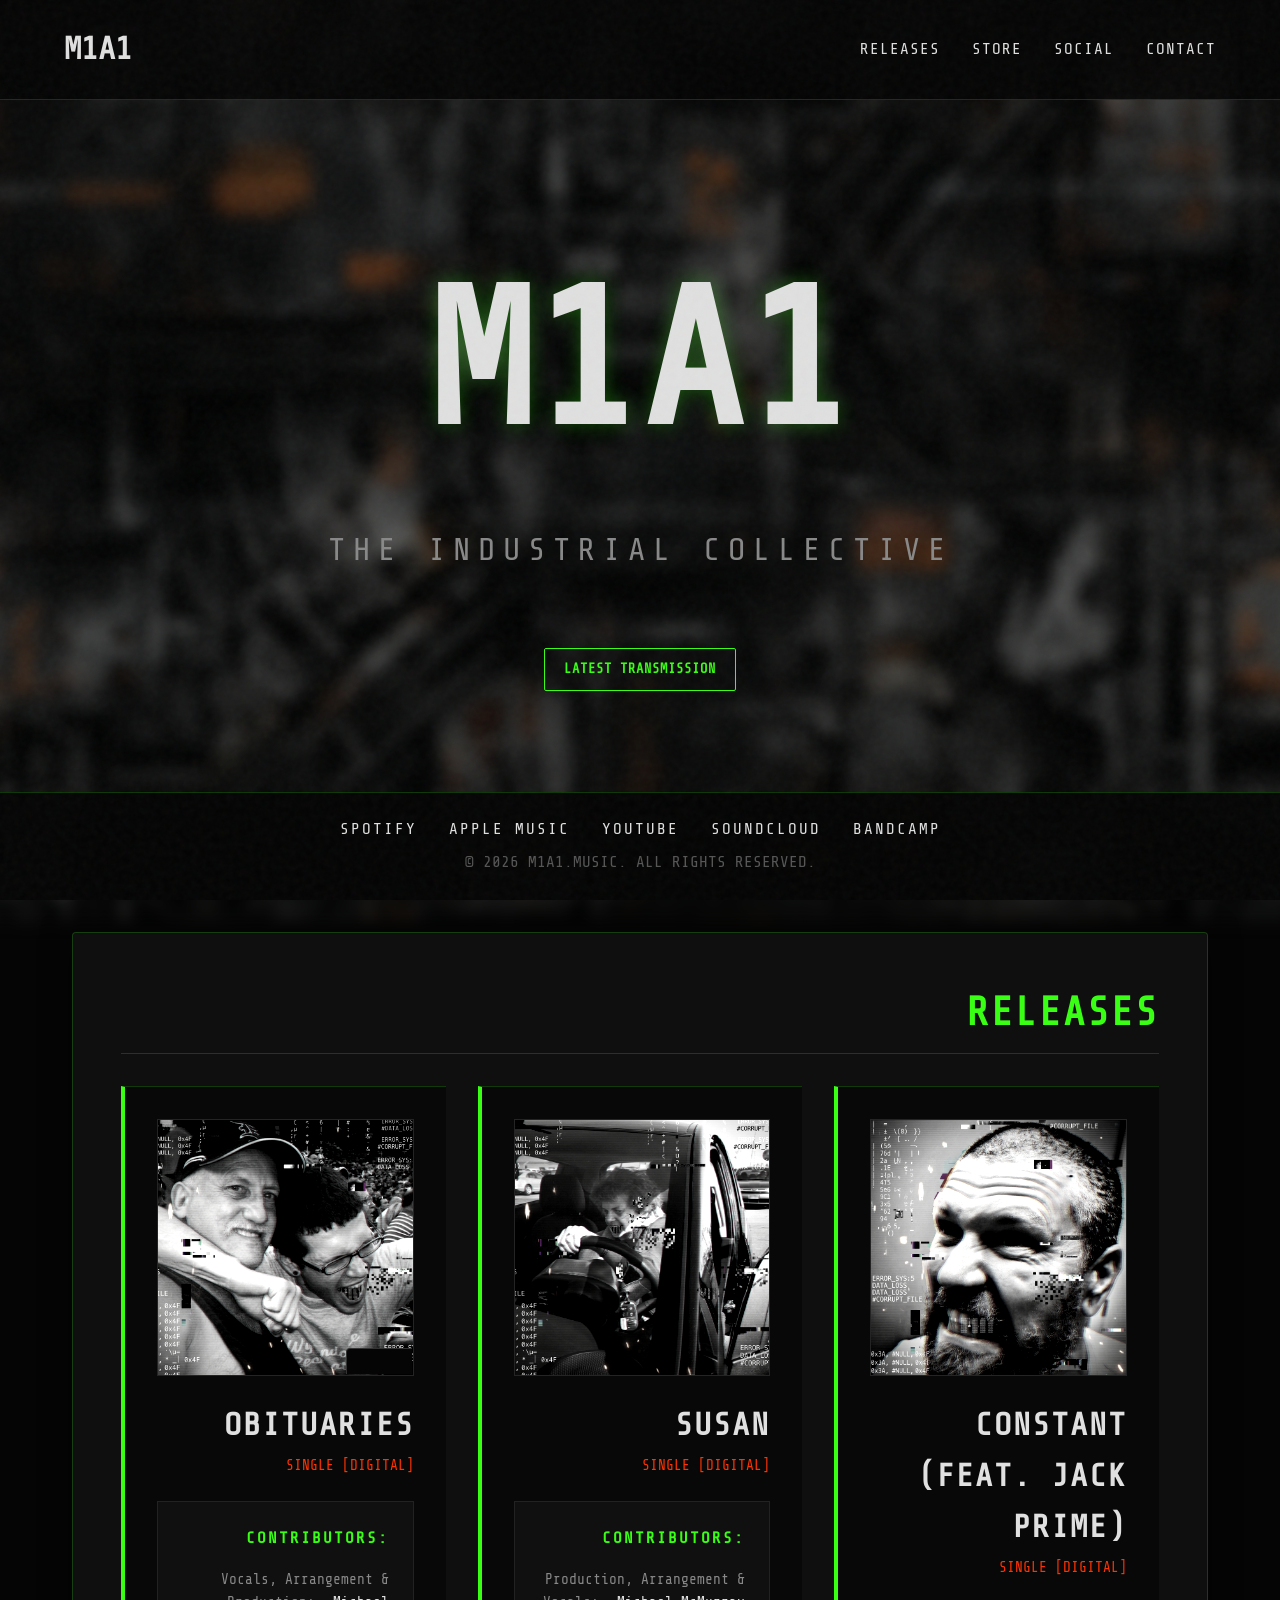
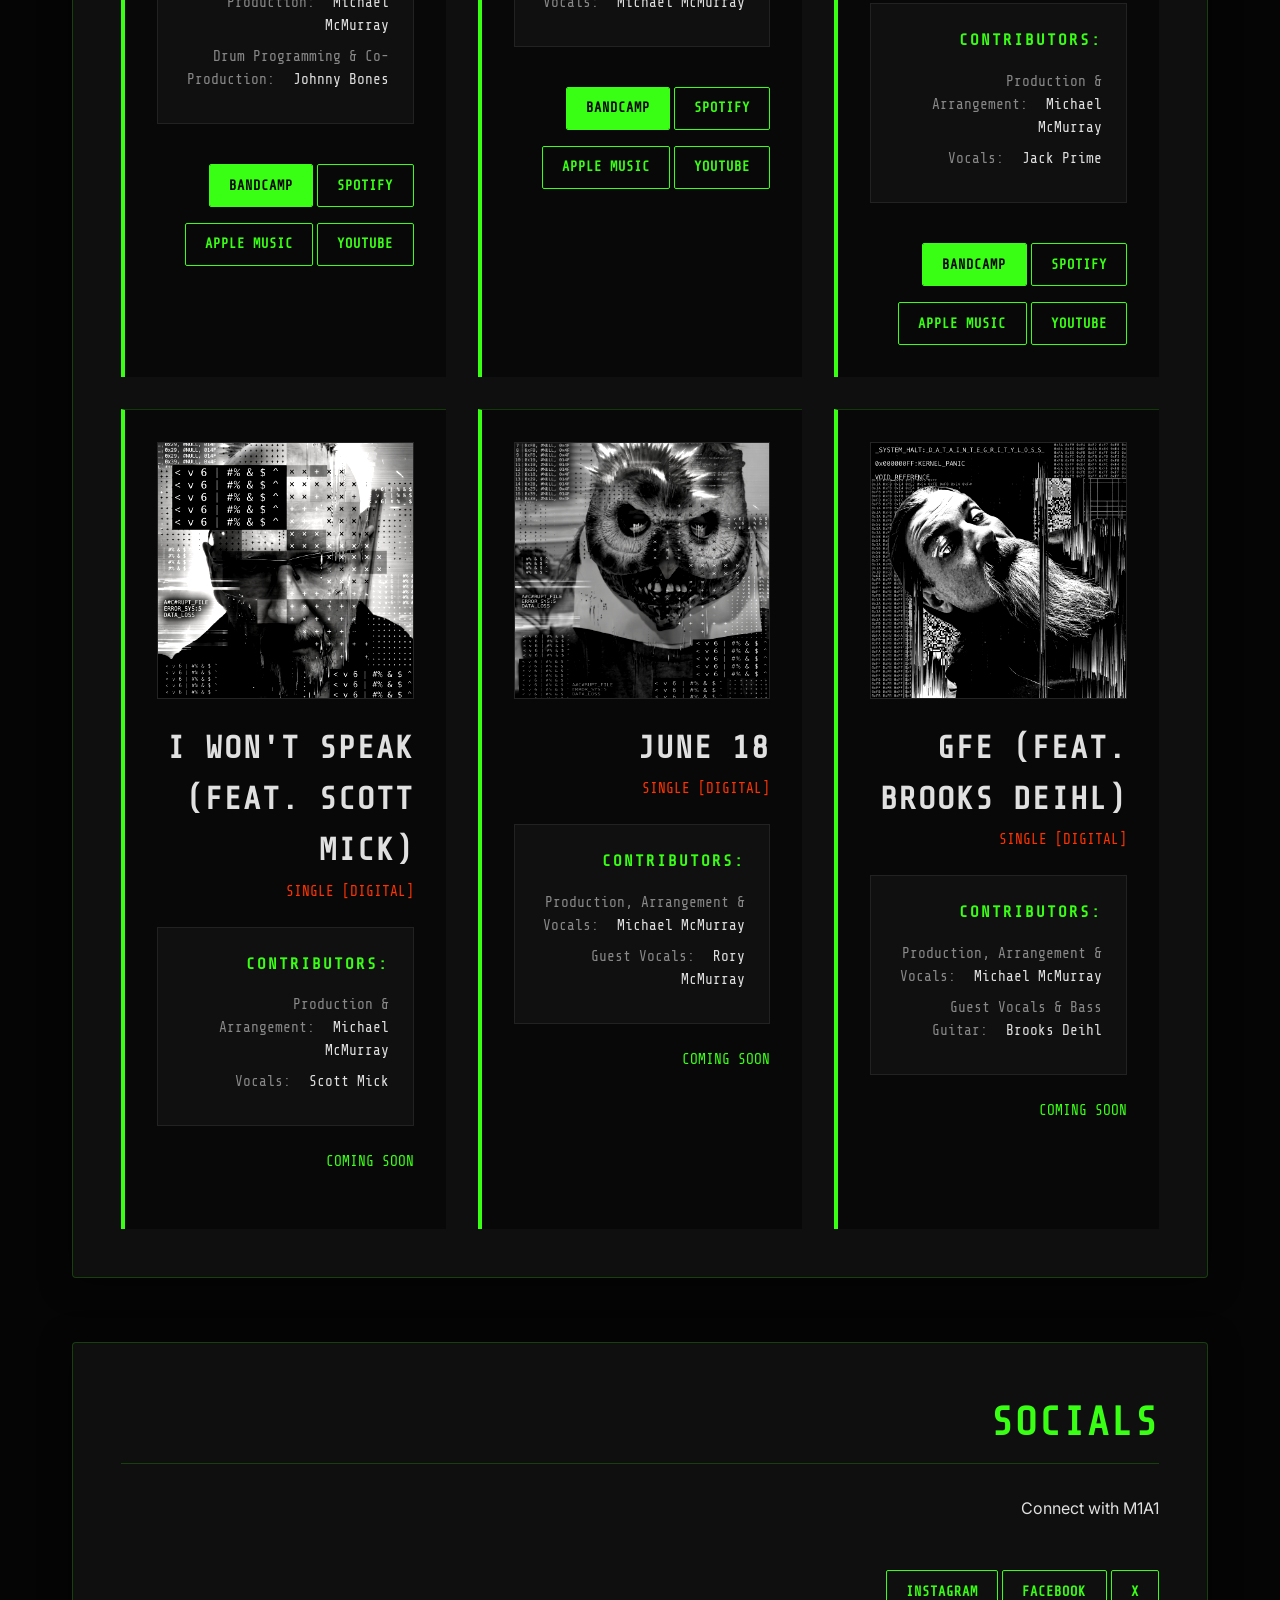
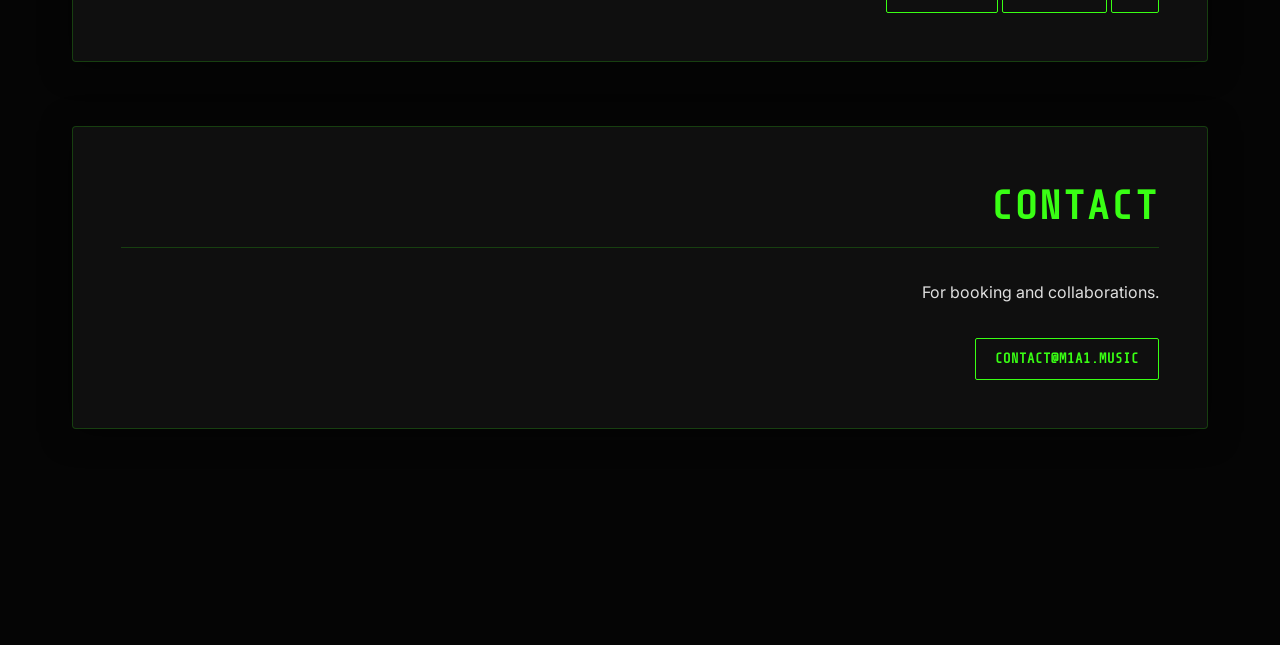
<file: index.html>
<!DOCTYPE html>
<html lang="en">
<head>
    <meta charset="UTF-8">
    <meta name="viewport" content="width=device-width, initial-scale=1.0">
    <meta name="description" content="M1A1 - Industrial Music Collaborative Project">
    <title>M1A1.MUSIC</title>
    <link rel="icon" type="image/png" href="assets/favicon.png">
    <link href="https://fonts.googleapis.com/css2?family=Inter:wght@400;700;900&family=Share+Tech+Mono&display=swap" rel="stylesheet">
    <link rel="stylesheet" href="styles.css">
</head>
<body>
    <div id="noise-overlay"></div>

    <nav>
        <a href="#hero" class="logo glitch" data-text="M1A1">M1A1</a>
        <ul class="nav-links">
            <li><a href="#releases">RELEASES</a></li>
            <li><a href="https://m1a1-shop.fourthwall.com/products/m1a1-default" target="_blank" rel="noopener noreferrer">STORE</a></li>
            <li><a href="#social">SOCIAL</a></li>
            <li><a href="#contact">CONTACT</a></li>
        </ul>
        <div class="hamburger">
            <span></span>
            <span></span>
            <span></span>
        </div>
    </nav>

    <header id="hero">
        <div class="hero-content">
            <h1 class="glitch" data-text="M1A1">M1A1</h1>
            <p class="subtitle">THE INDUSTRIAL COLLECTIVE</p>
            <a href="#releases" class="btn primary-btn">LATEST TRANSMISSION</a>
        </div>
    </header>

    <main>
        <section id="releases" class="glass-panel right-align">
            <h2>RELEASES</h2>
            <div class="release-grid">
                <!-- Obituaries (Upcoming) -->
                <div class="release-card">
                    <div class="cover-wrapper mask-watermark">
                        <img src="assets/obituaries.png" alt="Obituaries Single Cover" class="cover-art">
                    </div>
                    <div class="release-info">
                        <h3>OBITUARIES</h3>
                        <p class="format">SINGLE [DIGITAL]</p>
                        <div class="contributors">
                            <h4>CONTRIBUTORS:</h4>
                            <ul>
                                <li><span class="role">Vocals, Arrangement & Production:</span> Michael McMurray</li>
                                <li><span class="role">Drum Programming & Co-Production:</span> <a href="https://www.facebook.com/johnnybones1313" target="_blank" rel="noopener noreferrer">Johnny Bones</a></li>
                            </ul>
                        </div>
                        <div class="listen-links">
                            <a href="https://m1a1music.bandcamp.com/track/obituaries" target="_blank" rel="noopener noreferrer" class="btn cta-btn">BANDCAMP</a>
                            <a href="https://open.spotify.com/album/1UehOC7nZ5sJHh1pA5L9Jp?si=06_AZ7HSSQCYvN1T-ui6zA" target="_blank" rel="noopener noreferrer" class="btn primary-btn">SPOTIFY</a>
                            <a href="https://music.apple.com/us/album/obituaries-single/6778201621" target="_blank" rel="noopener noreferrer" class="btn primary-btn">APPLE MUSIC</a>
                            <a href="https://music.youtube.com/watch?v=MYYS0mPDi3o&si=X4Xel3l4vqCCcu1n" target="_blank" rel="noopener noreferrer" class="btn primary-btn">YOUTUBE</a>
                        </div>
                    </div>
                </div>

                <!-- Susan (Upcoming) -->
                <div class="release-card">
                    <div class="cover-wrapper">
                        <img src="assets/susan_cover.jpg" alt="Susan Single Cover" class="cover-art">
                    </div>
                    <div class="release-info">
                        <h3>SUSAN</h3>
                        <p class="format">SINGLE [DIGITAL]</p>
                        <div class="contributors">
                            <h4>CONTRIBUTORS:</h4>
                            <ul>
                                <li><span class="role">Production, Arrangement & Vocals:</span> Michael McMurray</li>
                            </ul>
                        </div>
                        <div class="listen-links">
                            <a href="https://m1a1music.bandcamp.com/track/susan" target="_blank" rel="noopener noreferrer" class="btn cta-btn">BANDCAMP</a>
                            <a href="https://open.spotify.com/album/52zLIlH1qnW9cPmF57trGY?si=blT5zF8lRASREIp_40d5og" target="_blank" rel="noopener noreferrer" class="btn primary-btn">SPOTIFY</a>
                            <a href="https://music.apple.com/us/album/susan-single/6772203536" target="_blank" rel="noopener noreferrer" class="btn primary-btn">APPLE MUSIC</a>
                            <a href="https://music.youtube.com/playlist?list=OLAK5uy_n5N4p6egoJY-tmbkL26lYflO07qpgT8bI&si=crP1rLwm1j3lHpfu" target="_blank" rel="noopener noreferrer" class="btn primary-btn">YOUTUBE</a>
                        </div>
                    </div>
                </div>

                <!-- Constant (Released) -->
                <div class="release-card">
                    <div class="cover-wrapper">
                        <img src="assets/m1a1.png" alt="Constant Single Cover" class="cover-art">
                    </div>
                    <div class="release-info">
                        <h3>CONSTANT (FEAT. JACK PRIME)</h3>
                        <p class="format">SINGLE [DIGITAL]</p>
                        <div class="contributors">
                            <h4>CONTRIBUTORS:</h4>
                            <ul>
                                <li><span class="role">Production & Arrangement:</span> Michael McMurray</li>
                                <li><span class="role">Vocals:</span> Jack Prime</li>
                            </ul>
                        </div>
                        <div class="listen-links">
                            <a href="https://m1a1music.bandcamp.com/track/constant" target="_blank" rel="noopener noreferrer" class="btn cta-btn">BANDCAMP</a>
                            <a href="https://open.spotify.com/track/6le8t4RjlEFznX8BQQALjO?si=47154120da054976" target="_blank" rel="noopener noreferrer" class="btn primary-btn">SPOTIFY</a>
                            <a href="https://music.apple.com/us/album/constant-feat-jack-prime-single/1891307367" target="_blank" rel="noopener noreferrer" class="btn primary-btn">APPLE MUSIC</a>
                            <a href="https://music.youtube.com/watch?v=Vbwk7pi4H2w&si=2L1hMz0LX4IwCYRM" target="_blank" rel="noopener noreferrer" class="btn primary-btn">YOUTUBE</a>
                        </div>
                    </div>
                </div>

                <!-- I Won't Speak (Upcoming) -->
                <div class="release-card">
                    <div class="cover-wrapper">
                        <img src="assets/i-wont-speak.png" alt="I Won't Speak Single Cover" class="cover-art">
                    </div>
                    <div class="release-info">
                        <h3>I WON'T SPEAK (FEAT. SCOTT MICK)</h3>
                        <p class="format">SINGLE [DIGITAL]</p>
                        <div class="contributors">
                            <h4>CONTRIBUTORS:</h4>
                            <ul>
                                <li><span class="role">Production & Arrangement:</span> Michael McMurray</li>
                                <li><span class="role">Vocals:</span> Scott Mick</li>
                            </ul>
                        </div>
                        <p class="format" style="margin-top: 1rem; color: var(--accent-color);">COMING SOON</p>
                    </div>
                </div>

                <!-- June 18 (Upcoming) -->
                <div class="release-card">
                    <div class="cover-wrapper">
                        <img src="assets/june_18_cover.png" alt="June 18 Single Cover" class="cover-art">
                    </div>
                    <div class="release-info">
                        <h3>JUNE 18</h3>
                        <p class="format">SINGLE [DIGITAL]</p>
                        <div class="contributors">
                            <h4>CONTRIBUTORS:</h4>
                            <ul>
                                <li><span class="role">Production, Arrangement & Vocals:</span> Michael McMurray</li>
                                <li><span class="role">Guest Vocals:</span> Rory McMurray</li>
                            </ul>
                        </div>
                        <p class="format" style="margin-top: 1rem; color: var(--accent-color);">COMING SOON</p>
                    </div>
                </div>

                <!-- GFE (Upcoming) -->
                <div class="release-card">
                    <div class="cover-wrapper">
                        <img src="assets/gfe_cover.png" alt="GFE Single Cover" class="cover-art">
                    </div>
                    <div class="release-info">
                        <h3>GFE (FEAT. BROOKS DEIHL)</h3>
                        <p class="format">SINGLE [DIGITAL]</p>
                        <div class="contributors">
                            <h4>CONTRIBUTORS:</h4>
                            <ul>
                                <li><span class="role">Production, Arrangement & Vocals:</span> Michael McMurray</li>
                                <li><span class="role">Guest Vocals & Bass Guitar:</span> Brooks Deihl</li>
                            </ul>
                        </div>
                        <p class="format" style="margin-top: 1rem; color: var(--accent-color);">COMING SOON</p>
                    </div>
                </div>
            </div>
        </section>

        <section id="social" class="glass-panel right-align">
            <h2>SOCIALS</h2>
            <p>Connect with M1A1</p>
            <div class="listen-links" style="margin-top: 2rem;">
                <a href="https://instagram.com/m1a1music" target="_blank" rel="noopener noreferrer" class="btn primary-btn">INSTAGRAM</a>
                <a href="https://facebook.com/m1a1music" target="_blank" rel="noopener noreferrer" class="btn primary-btn">FACEBOOK</a>
                <a href="https://x.com/m1a1music" target="_blank" rel="noopener noreferrer" class="btn primary-btn">X</a>
            </div>
        </section>

        <section id="contact" class="glass-panel right-align">
            <h2>CONTACT</h2>
            <p>For booking and collaborations.</p>
            <a href="mailto:contact@m1a1.music" class="btn primary-btn" style="margin-top: 2rem;">contact@m1a1.music</a>
        </section>
    </main>

    <footer>
        <div class="footer-links">
            <a href="https://open.spotify.com/artist/4cYSc4OKGMQe02JOKIOQQS" target="_blank" class="footer-link">SPOTIFY</a>
            <a href="https://music.apple.com/us/artist/m1a1/1890189139" target="_blank" class="footer-link">APPLE MUSIC</a>
            <a href="https://music.youtube.com/channel/UCGCzrTLU4RRjC8-DHZM3rDg" target="_blank" class="footer-link">YOUTUBE</a>
            <a href="https://soundcloud.com/m1a1music" target="_blank" class="footer-link">SOUNDCLOUD</a>
            <a href="https://m1a1music.bandcamp.com/" target="_blank" class="footer-link">BANDCAMP</a>
        </div>
        <p>&copy; 2026 M1A1.MUSIC. ALL RIGHTS RESERVED.</p>
    </footer>

    <script src="script.js"></script>
</body>
</html>
</file>
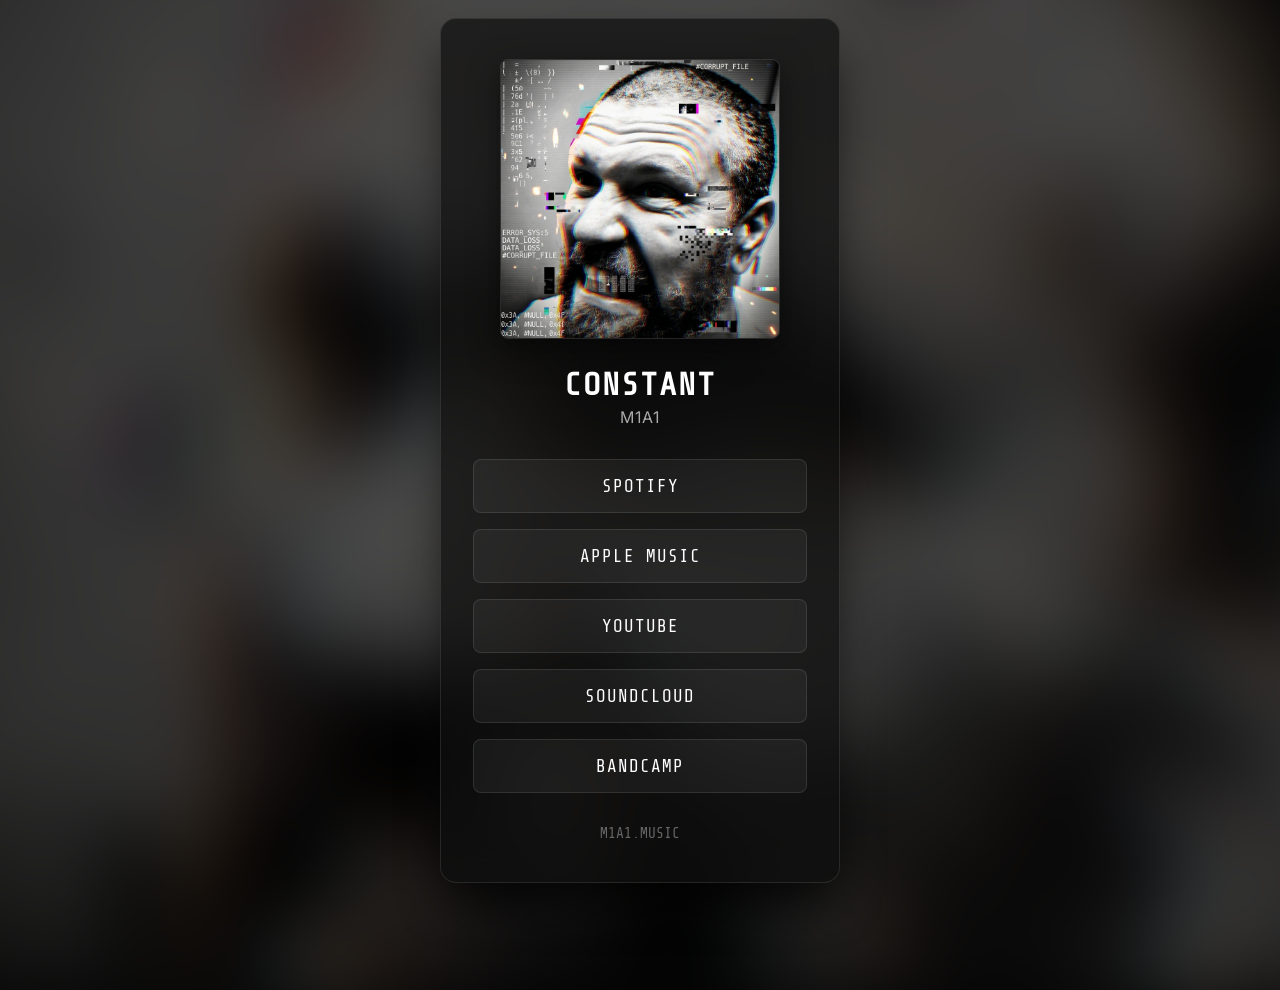
<file: constant/index.html>
<!DOCTYPE html>
<html lang="en">
<head>
    <meta charset="UTF-8">
    <meta name="viewport" content="width=device-width, initial-scale=1.0">
    <meta name="description" content="Listen to CONSTANT by M1A1">
    <title>M1A1 - CONSTANT</title>
    <link rel="icon" type="image/png" href="../assets/favicon.png">
    <link href="https://fonts.googleapis.com/css2?family=Inter:wght@400;700;900&family=Share+Tech+Mono&display=swap" rel="stylesheet">
    <style>
        :root {
            --bg-color: #050505;
            --accent-color: #00ff41; /* Toxic Green */
            --text-color: #e0e0e0;
            --glass-bg: rgba(15, 15, 15, 0.7);
            --glass-border: rgba(255, 255, 255, 0.1);
        }

        * {
            margin: 0;
            padding: 0;
            box-sizing: border-box;
        }

        body {
            font-family: 'Inter', sans-serif;
            background-color: var(--bg-color);
            color: var(--text-color);
            min-height: 100vh;
            display: flex;
            align-items: center;
            justify-content: center;
            position: relative;
            overflow: hidden;
        }

        /* Blurred background of the cover art */
        .bg-blur {
            position: absolute;
            top: -10%;
            left: -10%;
            width: 120%;
            height: 120%;
            background-image: url('../assets/m1a1.png');
            background-size: cover;
            background-position: center;
            filter: blur(40px) brightness(0.3);
            z-index: -1;
        }

        .smart-link-container {
            background: var(--glass-bg);
            backdrop-filter: blur(20px);
            -webkit-backdrop-filter: blur(20px);
            border: 1px solid var(--glass-border);
            border-radius: 16px;
            padding: 2.5rem 2rem;
            width: 90%;
            max-width: 400px;
            text-align: center;
            box-shadow: 0 25px 50px -12px rgba(0, 0, 0, 0.8);
            animation: fadeIn 0.8s ease-out;
        }

        .cover-art {
            width: 100%;
            max-width: 280px;
            border-radius: 8px;
            margin-bottom: 1.5rem;
            box-shadow: 0 10px 30px rgba(0, 0, 0, 0.5);
            border: 1px solid var(--glass-border);
        }

        h1 {
            font-family: 'Share Tech Mono', monospace;
            font-size: 2rem;
            color: #fff;
            margin-bottom: 0.25rem;
            letter-spacing: 2px;
        }

        h2 {
            font-size: 1rem;
            font-weight: 400;
            color: #aaa;
            margin-bottom: 2rem;
            letter-spacing: 1px;
        }

        .links-wrapper {
            display: flex;
            flex-direction: column;
            gap: 1rem;
        }

        .platform-btn {
            display: block;
            width: 100%;
            padding: 1rem;
            background: rgba(255, 255, 255, 0.05);
            color: #fff;
            text-decoration: none;
            font-family: 'Share Tech Mono', monospace;
            font-size: 1.1rem;
            border: 1px solid var(--glass-border);
            border-radius: 8px;
            transition: all 0.3s ease;
            letter-spacing: 1px;
            position: relative;
            overflow: hidden;
        }

        .platform-btn:hover {
            background: rgba(255, 255, 255, 0.1);
            border-color: var(--accent-color);
            transform: translateY(-2px);
            box-shadow: 0 5px 15px rgba(0, 255, 65, 0.1);
            color: var(--accent-color);
        }

        /* Glitch hover effect */
        .platform-btn::before {
            content: '';
            position: absolute;
            top: 0;
            left: -100%;
            width: 100%;
            height: 100%;
            background: linear-gradient(90deg, transparent, rgba(0, 255, 65, 0.1), transparent);
            transition: all 0.5s ease;
        }

        .platform-btn:hover::before {
            left: 100%;
        }

        .footer-logo {
            margin-top: 2rem;
            font-family: 'Share Tech Mono', monospace;
            font-size: 0.9rem;
            color: #666;
            text-decoration: none;
            display: inline-block;
            transition: color 0.3s ease;
        }

        .footer-logo:hover {
            color: #fff;
        }

        @keyframes fadeIn {
            from { opacity: 0; transform: translateY(20px); }
            to { opacity: 1; transform: translateY(0); }
        }
    </style>
</head>
<body>
    <div class="bg-blur"></div>

    <div class="smart-link-container">
        <img src="../assets/m1a1.png" alt="Constant Cover Art" class="cover-art">
        <h1>CONSTANT</h1>
        <h2>M1A1</h2>

        <div class="links-wrapper">
            <a href="https://open.spotify.com/track/6le8t4RjlEFznX8BQQALjO?si=47154120da054976" target="_blank" rel="noopener noreferrer" class="platform-btn">SPOTIFY</a>
            <a href="https://music.apple.com/us/album/constant-feat-jack-prime-single/1891307367" target="_blank" rel="noopener noreferrer" class="platform-btn">APPLE MUSIC</a>
            <a href="https://music.youtube.com/watch?v=Vbwk7pi4H2w&si=2L1hMz0LX4IwCYRM" target="_blank" rel="noopener noreferrer" class="platform-btn">YOUTUBE</a>
            <a href="https://soundcloud.com/m1a1music" target="_blank" rel="noopener noreferrer" class="platform-btn">SOUNDCLOUD</a>
            <a href="https://m1a1music.bandcamp.com/" target="_blank" rel="noopener noreferrer" class="platform-btn">BANDCAMP</a>
        </div>

        <a href="../index.html" class="footer-logo">M1A1.MUSIC</a>
    </div>
</body>
</html>
</file>
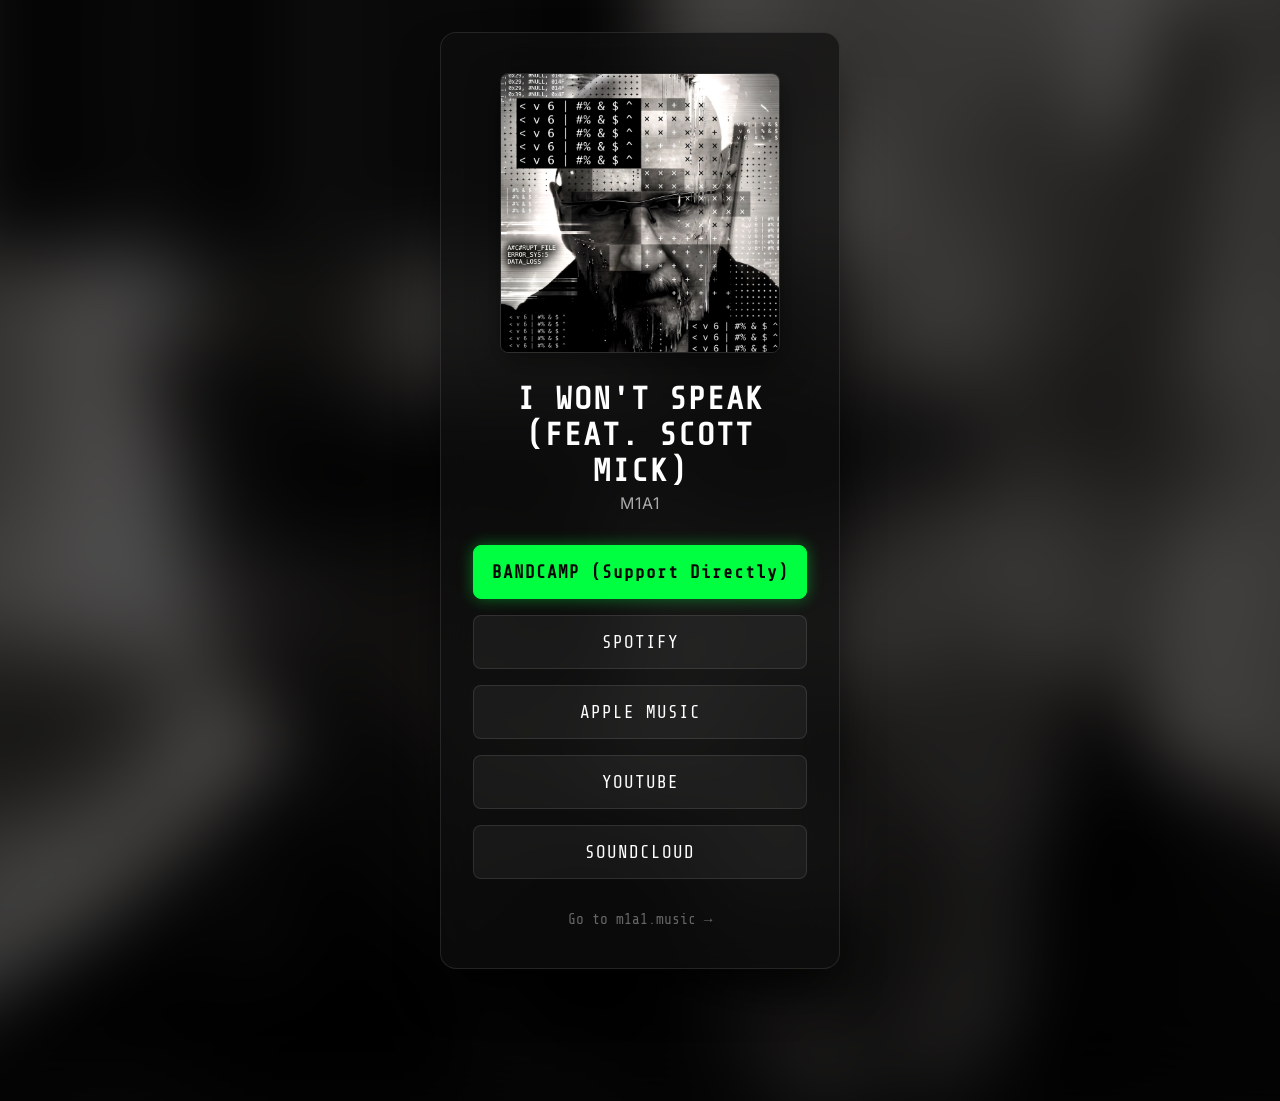
<file: i-wont-speak/index.html>
<!DOCTYPE html>
<html lang="en">
<head>
    <meta charset="UTF-8">
    <meta name="viewport" content="width=device-width, initial-scale=1.0">
    <meta name="description" content="Listen to I WON'T SPEAK by M1A1">
    <title>M1A1 - I WON'T SPEAK</title>
    <link rel="icon" type="image/png" href="../assets/favicon.png">
    <link href="https://fonts.googleapis.com/css2?family=Inter:wght@400;700;900&family=Share+Tech+Mono&display=swap" rel="stylesheet">
    <style>
        :root {
            --bg-color: #050505;
            --accent-color: #00ff41; /* Toxic Green */
            --text-color: #e0e0e0;
            --glass-bg: rgba(15, 15, 15, 0.7);
            --glass-border: rgba(255, 255, 255, 0.1);
        }

        * {
            margin: 0;
            padding: 0;
            box-sizing: border-box;
        }

        body {
            font-family: 'Inter', sans-serif;
            background-color: var(--bg-color);
            color: var(--text-color);
            min-height: 100vh;
            display: flex;
            align-items: center;
            justify-content: center;
            position: relative;
            padding: 2rem 0;
        }

        /* Blurred background of the cover art */
        .bg-blur {
            position: absolute;
            top: -10%;
            left: -10%;
            width: 120%;
            height: 120%;
            background-image: url('../assets/i-wont-speak.png');
            background-size: cover;
            background-position: center;
            filter: blur(40px) brightness(0.3);
            z-index: -1;
        }

        .smart-link-container {
            background: var(--glass-bg);
            backdrop-filter: blur(20px);
            -webkit-backdrop-filter: blur(20px);
            border: 1px solid var(--glass-border);
            border-radius: 16px;
            padding: 2.5rem 2rem;
            width: 90%;
            max-width: 400px;
            text-align: center;
            box-shadow: 0 25px 50px -12px rgba(0, 0, 0, 0.8);
            animation: fadeIn 0.8s ease-out;
        }

        .cover-art {
            width: 100%;
            max-width: 280px;
            border-radius: 8px;
            margin-bottom: 1.5rem;
            box-shadow: 0 10px 30px rgba(0, 0, 0, 0.5);
            border: 1px solid var(--glass-border);
        }

        h1 {
            font-family: 'Share Tech Mono', monospace;
            font-size: 2rem;
            color: #fff;
            margin-bottom: 0.25rem;
            letter-spacing: 2px;
        }

        h2 {
            font-size: 1rem;
            font-weight: 400;
            color: #aaa;
            margin-bottom: 2rem;
            letter-spacing: 1px;
        }

        .links-wrapper {
            display: flex;
            flex-direction: column;
            gap: 1rem;
        }

        .platform-btn {
            display: block;
            width: 100%;
            padding: 1rem;
            background: rgba(255, 255, 255, 0.05);
            color: #fff;
            text-decoration: none;
            font-family: 'Share Tech Mono', monospace;
            font-size: 1.1rem;
            border: 1px solid var(--glass-border);
            border-radius: 8px;
            transition: all 0.3s ease;
            letter-spacing: 1px;
            position: relative;
            overflow: hidden;
        }

        .platform-btn:hover {
            background: rgba(255, 255, 255, 0.1);
            border-color: var(--accent-color);
            transform: translateY(-2px);
            box-shadow: 0 5px 15px rgba(0, 255, 65, 0.1);
            color: var(--accent-color);
        }

        /* Glitch hover effect */
        .platform-btn::before {
            content: '';
            position: absolute;
            top: 0;
            left: -100%;
            width: 100%;
            height: 100%;
            background: linear-gradient(90deg, transparent, rgba(0, 255, 65, 0.1), transparent);
            transition: all 0.5s ease;
        }

        .platform-btn:hover::before {
            left: 100%;
        }

        .platform-btn-featured {
            background: var(--accent-color) !important;
            color: var(--bg-color) !important;
            border-color: var(--accent-color) !important;
            font-weight: 900;
            box-shadow: 0 0 15px rgba(0, 255, 65, 0.4);
        }

        .platform-btn-featured:hover {
            background: #00e03a !important;
            box-shadow: 0 0 25px rgba(0, 255, 65, 0.6);
            transform: translateY(-2px);
        }

        .footer-logo {
            margin-top: 2rem;
            font-family: 'Share Tech Mono', monospace;
            font-size: 0.9rem;
            color: #666;
            text-decoration: none;
            display: inline-block;
            transition: color 0.3s ease;
        }

        .footer-logo:hover {
            color: #fff;
        }

        @keyframes fadeIn {
            from { opacity: 0; transform: translateY(20px); }
            to { opacity: 1; transform: translateY(0); }
        }
    </style>
</head>
<body>
    <div class="bg-blur"></div>

    <div class="smart-link-container">
        <img src="../assets/i-wont-speak.png" alt="I Won't Speak Cover Art" class="cover-art">
        <h1>I WON'T SPEAK (FEAT. SCOTT MICK)</h1>
        <h2>M1A1</h2>

        <div class="links-wrapper">
            <a href="https://m1a1music.bandcamp.com/" target="_blank" rel="noopener noreferrer" class="platform-btn platform-btn-featured">BANDCAMP (Support Directly)</a>
            <!-- Replace the '#' below with the actual links once the song is live -->
            <a href="#" target="_blank" rel="noopener noreferrer" class="platform-btn">SPOTIFY</a>
            <a href="#" target="_blank" rel="noopener noreferrer" class="platform-btn">APPLE MUSIC</a>
            <a href="#" target="_blank" rel="noopener noreferrer" class="platform-btn">YOUTUBE</a>
            <a href="https://soundcloud.com/m1a1music" target="_blank" rel="noopener noreferrer" class="platform-btn">SOUNDCLOUD</a>
        </div>

        <a href="../index.html" class="footer-logo">Go to m1a1.music &rarr;</a>
    </div>
</body>
</html>
</file>
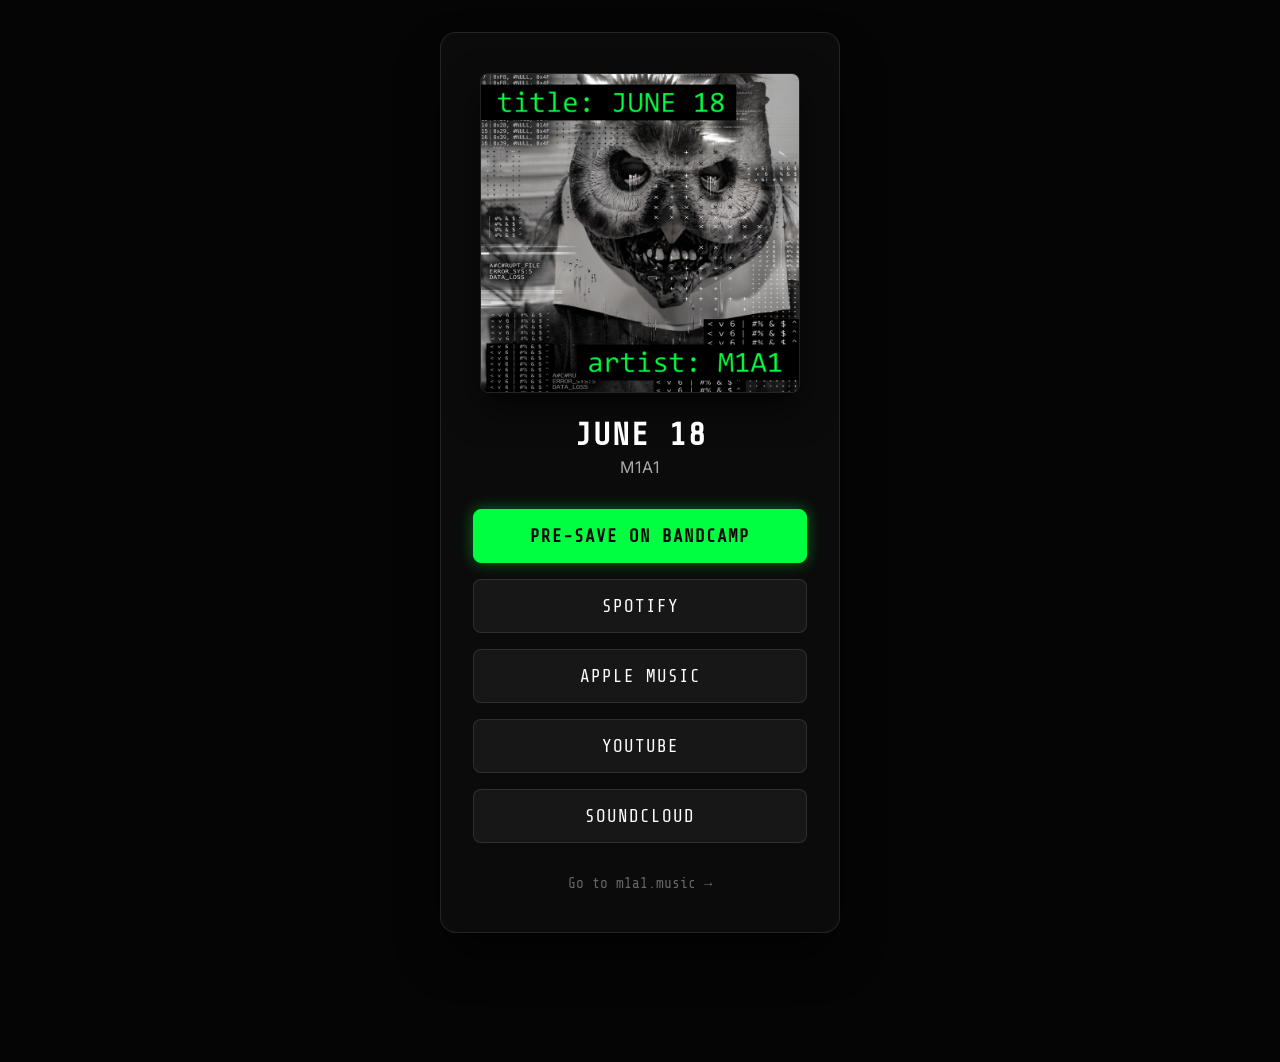
<file: june-18/index.html>
<!DOCTYPE html>
<html lang="en">
<head>
    <meta charset="UTF-8">
    <meta name="viewport" content="width=device-width, initial-scale=1.0">
    <meta name="description" content="Listen to JUNE 18 by M1A1">
    <title>M1A1 - JUNE 18</title>
    <link rel="icon" type="image/png" href="../assets/favicon.png">
    <link href="https://fonts.googleapis.com/css2?family=Inter:wght@400;700;900&family=Share+Tech+Mono&display=swap" rel="stylesheet">
    <style>
        :root {
            --bg-color: #050505;
            --accent-color: #00ff41; /* Toxic Green */
            --text-color: #e0e0e0;
            --glass-bg: rgba(15, 15, 15, 0.7);
            --glass-border: rgba(255, 255, 255, 0.1);
        }

        * {
            margin: 0;
            padding: 0;
            box-sizing: border-box;
        }

        body {
            font-family: 'Inter', sans-serif;
            background-color: var(--bg-color);
            color: var(--text-color);
            min-height: 100vh;
            display: flex;
            align-items: center;
            justify-content: center;
            position: relative;
            padding: 2rem 0;
        }

        .bg-blur {
            position: absolute;
            top: -10%;
            left: -10%;
            width: 120%;
            height: 120%;
            background-color: #111;
            filter: blur(40px) brightness(0.3);
            z-index: -1;
        }

        .smart-link-container {
            background: var(--glass-bg);
            backdrop-filter: blur(20px);
            -webkit-backdrop-filter: blur(20px);
            border: 1px solid var(--glass-border);
            border-radius: 16px;
            padding: 2.5rem 2rem;
            width: 90%;
            max-width: 400px;
            text-align: center;
            box-shadow: 0 25px 50px -12px rgba(0, 0, 0, 0.8);
            animation: fadeIn 0.8s ease-out;
        }

        .cover-art {
            width: 100%;
            max-width: 320px;
            height: auto;
            border-radius: 8px;
            margin: 0 auto 1.5rem auto;
            box-shadow: 0 15px 35px rgba(0, 0, 0, 0.6);
            display: block;
            border: 1px solid var(--glass-border);
        }

        h1 {
            font-family: 'Share Tech Mono', monospace;
            font-size: 2rem;
            color: #fff;
            margin-bottom: 0.25rem;
            letter-spacing: 2px;
        }

        h2 {
            font-size: 1rem;
            font-weight: 400;
            color: #aaa;
            margin-bottom: 2rem;
            letter-spacing: 1px;
        }

        .links-wrapper {
            display: flex;
            flex-direction: column;
            gap: 1rem;
        }

        .platform-btn {
            display: block;
            width: 100%;
            padding: 1rem;
            background: rgba(255, 255, 255, 0.05);
            color: #fff;
            text-decoration: none;
            font-family: 'Share Tech Mono', monospace;
            font-size: 1.1rem;
            border: 1px solid var(--glass-border);
            border-radius: 8px;
            transition: all 0.3s ease;
            letter-spacing: 1px;
            position: relative;
            overflow: hidden;
        }

        .platform-btn:hover {
            background: rgba(255, 255, 255, 0.1);
            border-color: var(--accent-color);
            transform: translateY(-2px);
            box-shadow: 0 5px 15px rgba(0, 255, 65, 0.1);
            color: var(--accent-color);
        }

        .platform-btn::before {
            content: '';
            position: absolute;
            top: 0;
            left: -100%;
            width: 100%;
            height: 100%;
            background: linear-gradient(90deg, transparent, rgba(0, 255, 65, 0.1), transparent);
            transition: all 0.5s ease;
        }

        .platform-btn:hover::before {
            left: 100%;
        }

        .platform-btn-featured {
            background: var(--accent-color) !important;
            color: var(--bg-color) !important;
            border-color: var(--accent-color) !important;
            font-weight: 900;
            box-shadow: 0 0 15px rgba(0, 255, 65, 0.4);
        }

        .platform-btn-featured:hover {
            background: #00e03a !important;
            box-shadow: 0 0 25px rgba(0, 255, 65, 0.6);
            transform: translateY(-2px);
        }

        .footer-logo {
            margin-top: 2rem;
            font-family: 'Share Tech Mono', monospace;
            font-size: 0.9rem;
            color: #666;
            text-decoration: none;
            display: inline-block;
            transition: color 0.3s ease;
        }

        .footer-logo:hover {
            color: #fff;
        }

        @keyframes fadeIn {
            from { opacity: 0; transform: translateY(20px); }
            to { opacity: 1; transform: translateY(0); }
        }
    </style>
</head>
<body>
    <div class="bg-blur"></div>

    <div class="smart-link-container">
        <img src="../assets/june_18_cover_text.png" alt="June 18 Cover Art" class="cover-art">
        <h1>JUNE 18</h1>
        <h2>M1A1</h2>

        <div class="links-wrapper">
            <a href="#" target="_blank" rel="noopener noreferrer" class="platform-btn platform-btn-featured">PRE-SAVE ON BANDCAMP</a>
            <a href="#" target="_blank" rel="noopener noreferrer" class="platform-btn">SPOTIFY</a>
            <a href="#" target="_blank" rel="noopener noreferrer" class="platform-btn">APPLE MUSIC</a>
            <a href="#" target="_blank" rel="noopener noreferrer" class="platform-btn">YOUTUBE</a>
            <a href="#" target="_blank" rel="noopener noreferrer" class="platform-btn">SOUNDCLOUD</a>
        </div>

        <a href="../index.html" class="footer-logo">Go to m1a1.music &rarr;</a>
    </div>
</body>
</html>
</file>
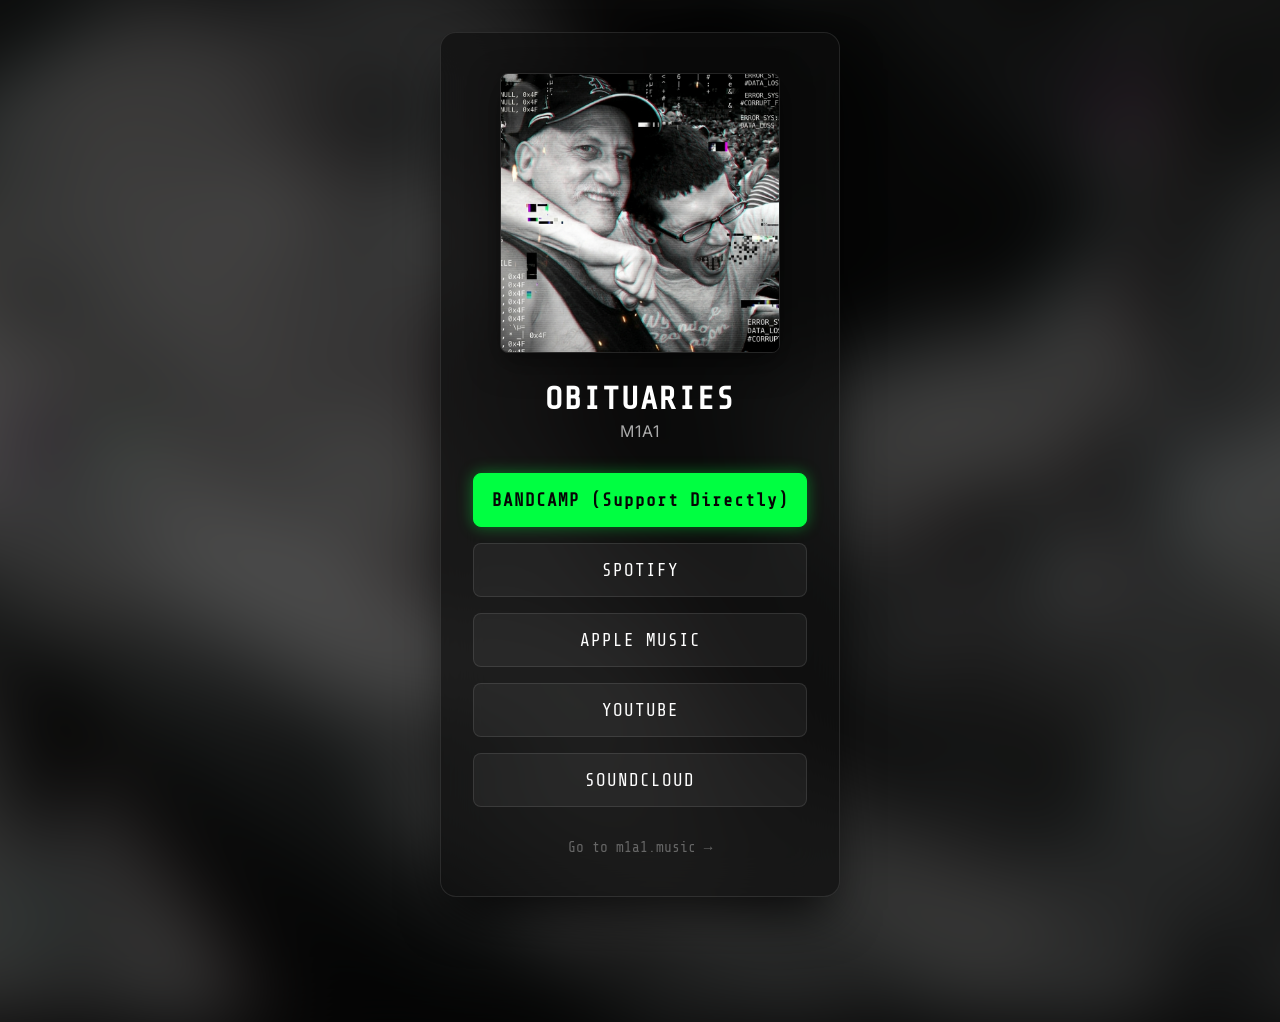
<file: obituaries/index.html>
<!DOCTYPE html>
<html lang="en">
<head>
    <meta charset="UTF-8">
    <meta name="viewport" content="width=device-width, initial-scale=1.0">
    <meta name="description" content="Listen to OBITUARIES by M1A1">
    <title>M1A1 - OBITUARIES</title>
    <link rel="icon" type="image/png" href="../assets/favicon.png">
    <link href="https://fonts.googleapis.com/css2?family=Inter:wght@400;700;900&family=Share+Tech+Mono&display=swap" rel="stylesheet">
    <style>
        :root {
            --bg-color: #050505;
            --accent-color: #00ff41; /* Toxic Green */
            --text-color: #e0e0e0;
            --glass-bg: rgba(15, 15, 15, 0.7);
            --glass-border: rgba(255, 255, 255, 0.1);
        }

        * {
            margin: 0;
            padding: 0;
            box-sizing: border-box;
        }

        body {
            font-family: 'Inter', sans-serif;
            background-color: var(--bg-color);
            color: var(--text-color);
            min-height: 100vh;
            display: flex;
            align-items: center;
            justify-content: center;
            position: relative;
            padding: 2rem 0;
        }

        /* Blurred background of the cover art */
        .bg-blur {
            position: absolute;
            top: -10%;
            left: -10%;
            width: 120%;
            height: 120%;
            background-image: url('../assets/obituaries.png');
            background-size: cover;
            background-position: center;
            filter: blur(40px) brightness(0.3);
            z-index: -1;
        }

        .smart-link-container {
            background: var(--glass-bg);
            backdrop-filter: blur(20px);
            -webkit-backdrop-filter: blur(20px);
            border: 1px solid var(--glass-border);
            border-radius: 16px;
            padding: 2.5rem 2rem;
            width: 90%;
            max-width: 400px;
            text-align: center;
            box-shadow: 0 25px 50px -12px rgba(0, 0, 0, 0.8);
            animation: fadeIn 0.8s ease-out;
        }

        .cover-art {
            width: 100%;
            max-width: 280px;
            border-radius: 8px;
            margin-bottom: 1.5rem;
            box-shadow: 0 10px 30px rgba(0, 0, 0, 0.5);
            border: 1px solid var(--glass-border);
        }

        h1 {
            font-family: 'Share Tech Mono', monospace;
            font-size: 2rem;
            color: #fff;
            margin-bottom: 0.25rem;
            letter-spacing: 2px;
        }

        h2 {
            font-size: 1rem;
            font-weight: 400;
            color: #aaa;
            margin-bottom: 2rem;
            letter-spacing: 1px;
        }

        .links-wrapper {
            display: flex;
            flex-direction: column;
            gap: 1rem;
        }

        .platform-btn {
            display: block;
            width: 100%;
            padding: 1rem;
            background: rgba(255, 255, 255, 0.05);
            color: #fff;
            text-decoration: none;
            font-family: 'Share Tech Mono', monospace;
            font-size: 1.1rem;
            border: 1px solid var(--glass-border);
            border-radius: 8px;
            transition: all 0.3s ease;
            letter-spacing: 1px;
            position: relative;
            overflow: hidden;
        }

        .platform-btn:hover {
            background: rgba(255, 255, 255, 0.1);
            border-color: var(--accent-color);
            transform: translateY(-2px);
            box-shadow: 0 5px 15px rgba(0, 255, 65, 0.1);
            color: var(--accent-color);
        }

        /* Glitch hover effect */
        .platform-btn::before {
            content: '';
            position: absolute;
            top: 0;
            left: -100%;
            width: 100%;
            height: 100%;
            background: linear-gradient(90deg, transparent, rgba(0, 255, 65, 0.1), transparent);
            transition: all 0.5s ease;
        }

        .platform-btn:hover::before {
            left: 100%;
        }

        .platform-btn-featured {
            background: var(--accent-color) !important;
            color: var(--bg-color) !important;
            border-color: var(--accent-color) !important;
            font-weight: 900;
            box-shadow: 0 0 15px rgba(0, 255, 65, 0.4);
        }

        .platform-btn-featured:hover {
            background: #00e03a !important;
            box-shadow: 0 0 25px rgba(0, 255, 65, 0.6);
            transform: translateY(-2px);
        }

        .footer-logo {
            margin-top: 2rem;
            font-family: 'Share Tech Mono', monospace;
            font-size: 0.9rem;
            color: #666;
            text-decoration: none;
            display: inline-block;
            transition: color 0.3s ease;
        }

        .footer-logo:hover {
            color: #fff;
        }

        @keyframes fadeIn {
            from { opacity: 0; transform: translateY(20px); }
            to { opacity: 1; transform: translateY(0); }
        }
    </style>
</head>
<body>
    <div class="bg-blur"></div>

    <div class="smart-link-container">
        <img src="../assets/obituaries.png" alt="Obituaries Cover Art" class="cover-art">
        <h1>OBITUARIES</h1>
        <h2>M1A1</h2>

        <div class="links-wrapper">
            <a href="https://m1a1music.bandcamp.com/track/obituaries" target="_blank" rel="noopener noreferrer" class="platform-btn platform-btn-featured">BANDCAMP (Support Directly)</a>
            <a href="https://open.spotify.com/album/1UehOC7nZ5sJHh1pA5L9Jp?si=06_AZ7HSSQCYvN1T-ui6zA" target="_blank" rel="noopener noreferrer" class="platform-btn">SPOTIFY</a>
            <a href="https://music.apple.com/us/album/obituaries-single/6778201621" target="_blank" rel="noopener noreferrer" class="platform-btn">APPLE MUSIC</a>
            <a href="https://music.youtube.com/watch?v=MYYS0mPDi3o&si=X4Xel3l4vqCCcu1n" target="_blank" rel="noopener noreferrer" class="platform-btn">YOUTUBE</a>
            <a href="https://soundcloud.com/m1a1music" target="_blank" rel="noopener noreferrer" class="platform-btn">SOUNDCLOUD</a>
        </div>

        <a href="../index.html" class="footer-logo">Go to m1a1.music &rarr;</a>
    </div>
</body>
</html>
</file>
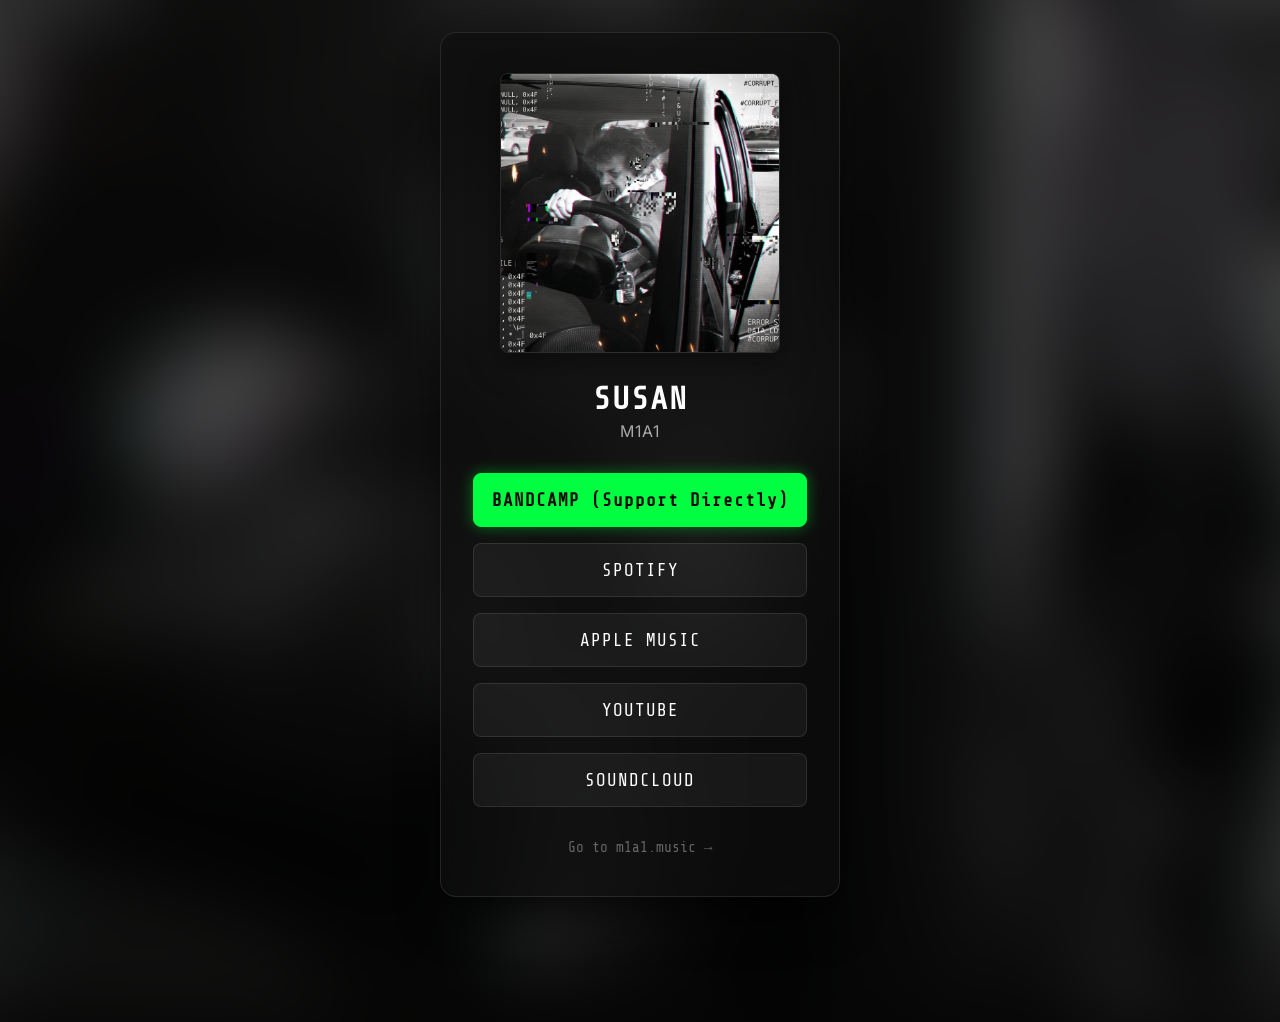
<file: susan/index.html>
<!DOCTYPE html>
<html lang="en">
<head>
    <meta charset="UTF-8">
    <meta name="viewport" content="width=device-width, initial-scale=1.0">
    <meta name="description" content="Listen to SUSAN by M1A1">
    <title>M1A1 - SUSAN</title>
    <link rel="icon" type="image/png" href="../assets/favicon.png">
    <link href="https://fonts.googleapis.com/css2?family=Inter:wght@400;700;900&family=Share+Tech+Mono&display=swap" rel="stylesheet">
    <style>
        :root {
            --bg-color: #050505;
            --accent-color: #00ff41; /* Toxic Green */
            --text-color: #e0e0e0;
            --glass-bg: rgba(15, 15, 15, 0.7);
            --glass-border: rgba(255, 255, 255, 0.1);
        }

        * {
            margin: 0;
            padding: 0;
            box-sizing: border-box;
        }

        body {
            font-family: 'Inter', sans-serif;
            background-color: var(--bg-color);
            color: var(--text-color);
            min-height: 100vh;
            display: flex;
            align-items: center;
            justify-content: center;
            position: relative;
            padding: 2rem 0;
        }

        /* Blurred background of the cover art */
        .bg-blur {
            position: absolute;
            top: -10%;
            left: -10%;
            width: 120%;
            height: 120%;
            background-image: url('../assets/susan_cover.jpg');
            background-size: cover;
            background-position: center;
            filter: blur(40px) brightness(0.3);
            z-index: -1;
        }

        .smart-link-container {
            background: var(--glass-bg);
            backdrop-filter: blur(20px);
            -webkit-backdrop-filter: blur(20px);
            border: 1px solid var(--glass-border);
            border-radius: 16px;
            padding: 2.5rem 2rem;
            width: 90%;
            max-width: 400px;
            text-align: center;
            box-shadow: 0 25px 50px -12px rgba(0, 0, 0, 0.8);
            animation: fadeIn 0.8s ease-out;
        }

        .cover-art {
            width: 100%;
            max-width: 280px;
            border-radius: 8px;
            margin-bottom: 1.5rem;
            box-shadow: 0 10px 30px rgba(0, 0, 0, 0.5);
            border: 1px solid var(--glass-border);
        }

        h1 {
            font-family: 'Share Tech Mono', monospace;
            font-size: 2rem;
            color: #fff;
            margin-bottom: 0.25rem;
            letter-spacing: 2px;
        }

        h2 {
            font-size: 1rem;
            font-weight: 400;
            color: #aaa;
            margin-bottom: 2rem;
            letter-spacing: 1px;
        }

        .links-wrapper {
            display: flex;
            flex-direction: column;
            gap: 1rem;
        }

        .platform-btn {
            display: block;
            width: 100%;
            padding: 1rem;
            background: rgba(255, 255, 255, 0.05);
            color: #fff;
            text-decoration: none;
            font-family: 'Share Tech Mono', monospace;
            font-size: 1.1rem;
            border: 1px solid var(--glass-border);
            border-radius: 8px;
            transition: all 0.3s ease;
            letter-spacing: 1px;
            position: relative;
            overflow: hidden;
        }

        .platform-btn:hover {
            background: rgba(255, 255, 255, 0.1);
            border-color: var(--accent-color);
            transform: translateY(-2px);
            box-shadow: 0 5px 15px rgba(0, 255, 65, 0.1);
            color: var(--accent-color);
        }

        /* Glitch hover effect */
        .platform-btn::before {
            content: '';
            position: absolute;
            top: 0;
            left: -100%;
            width: 100%;
            height: 100%;
            background: linear-gradient(90deg, transparent, rgba(0, 255, 65, 0.1), transparent);
            transition: all 0.5s ease;
        }

        .platform-btn:hover::before {
            left: 100%;
        }

        .platform-btn-featured {
            background: var(--accent-color) !important;
            color: var(--bg-color) !important;
            border-color: var(--accent-color) !important;
            font-weight: 900;
            box-shadow: 0 0 15px rgba(0, 255, 65, 0.4);
        }

        .platform-btn-featured:hover {
            background: #00e03a !important;
            box-shadow: 0 0 25px rgba(0, 255, 65, 0.6);
            transform: translateY(-2px);
        }

        .footer-logo {
            margin-top: 2rem;
            font-family: 'Share Tech Mono', monospace;
            font-size: 0.9rem;
            color: #666;
            text-decoration: none;
            display: inline-block;
            transition: color 0.3s ease;
        }

        .footer-logo:hover {
            color: #fff;
        }

        @keyframes fadeIn {
            from { opacity: 0; transform: translateY(20px); }
            to { opacity: 1; transform: translateY(0); }
        }
    </style>
</head>
<body>
    <div class="bg-blur"></div>

    <div class="smart-link-container">
        <img src="../assets/susan_cover.jpg" alt="Susan Cover Art" class="cover-art">
        <h1>SUSAN</h1>
        <h2>M1A1</h2>

        <div class="links-wrapper">
            <a href="https://m1a1music.bandcamp.com/track/susan" target="_blank" rel="noopener noreferrer" class="platform-btn platform-btn-featured">BANDCAMP (Support Directly)</a>
            <a href="https://open.spotify.com/album/52zLIlH1qnW9cPmF57trGY?si=blT5zF8lRASREIp_40d5og" target="_blank" rel="noopener noreferrer" class="platform-btn">SPOTIFY</a>
            <a href="https://music.apple.com/us/album/susan-single/6772203536" target="_blank" rel="noopener noreferrer" class="platform-btn">APPLE MUSIC</a>
            <a href="https://music.youtube.com/playlist?list=OLAK5uy_n5N4p6egoJY-tmbkL26lYflO07qpgT8bI&si=crP1rLwm1j3lHpfu" target="_blank" rel="noopener noreferrer" class="platform-btn">YOUTUBE</a>
            <a href="https://soundcloud.com/m1a1music/susan" target="_blank" rel="noopener noreferrer" class="platform-btn">SOUNDCLOUD</a>
        </div>

        <a href="../index.html" class="footer-logo">Go to m1a1.music &rarr;</a>
    </div>
</body>
</html>
</file>
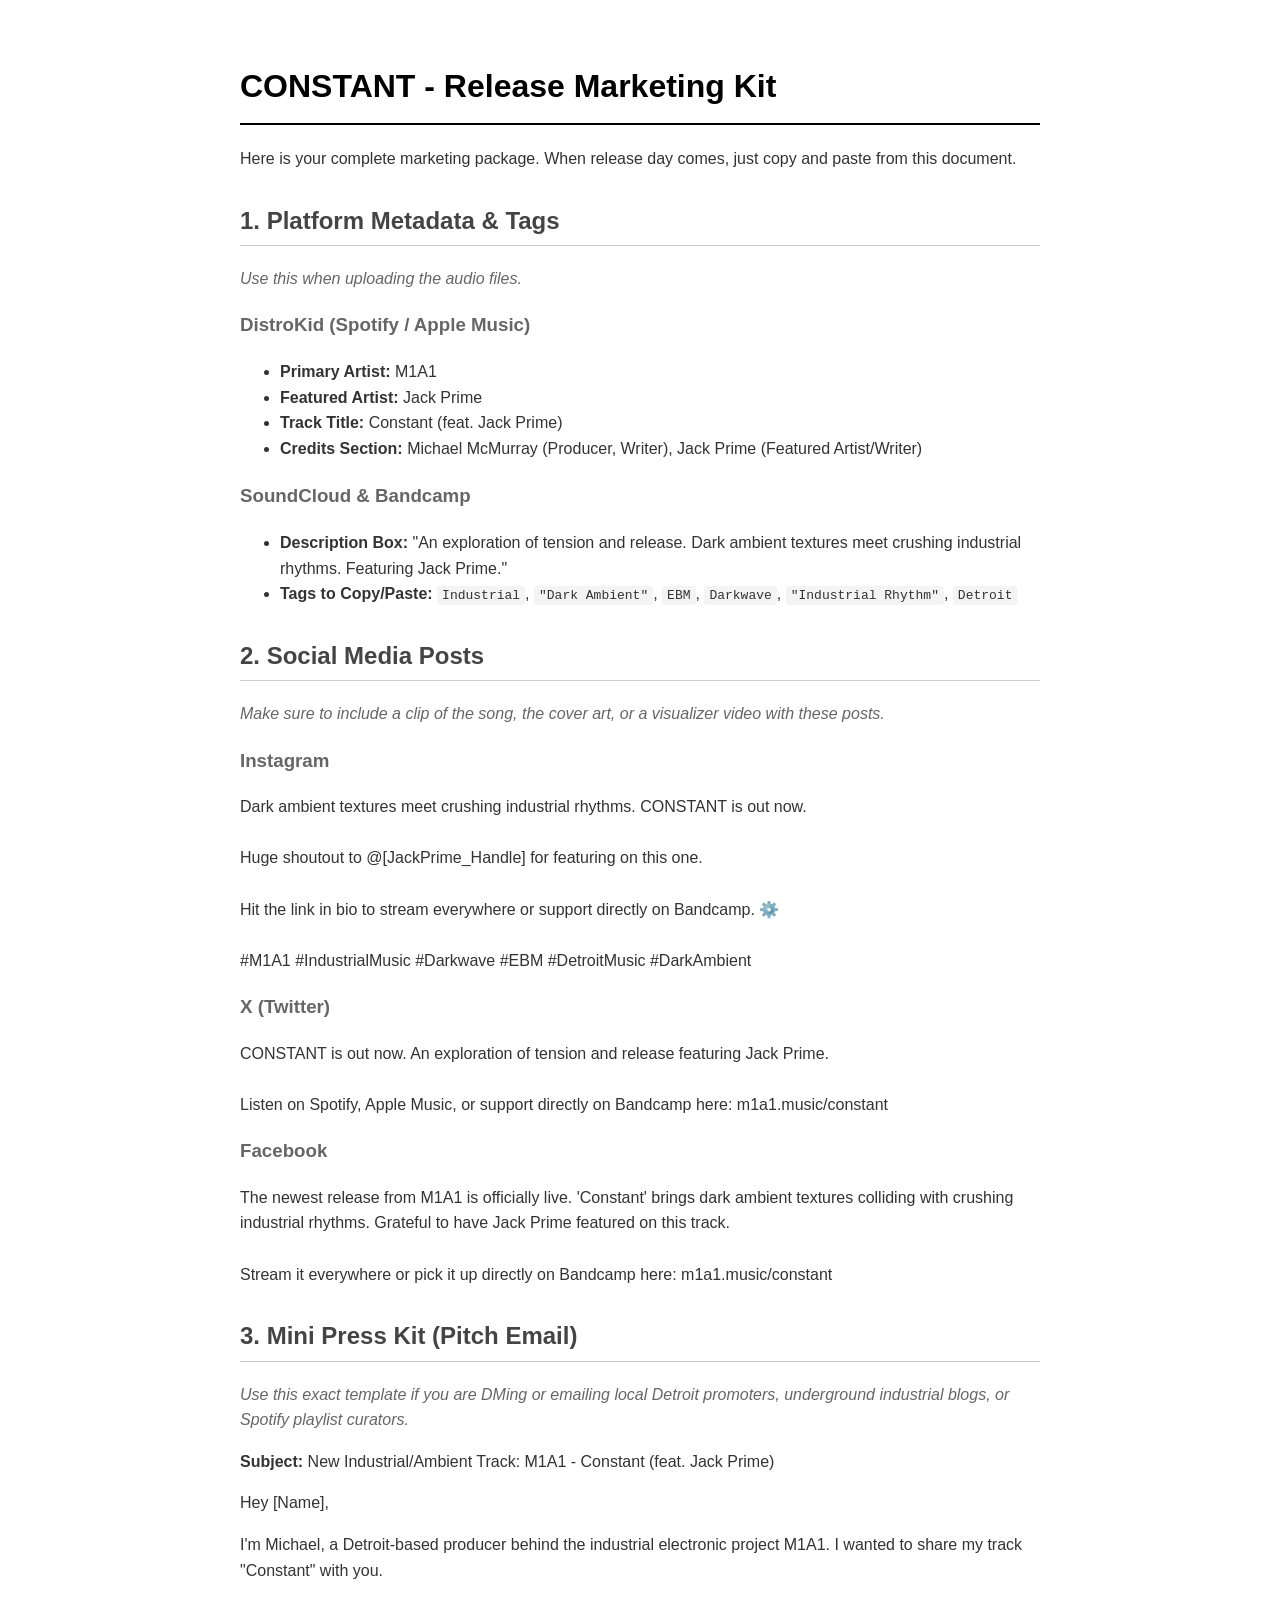
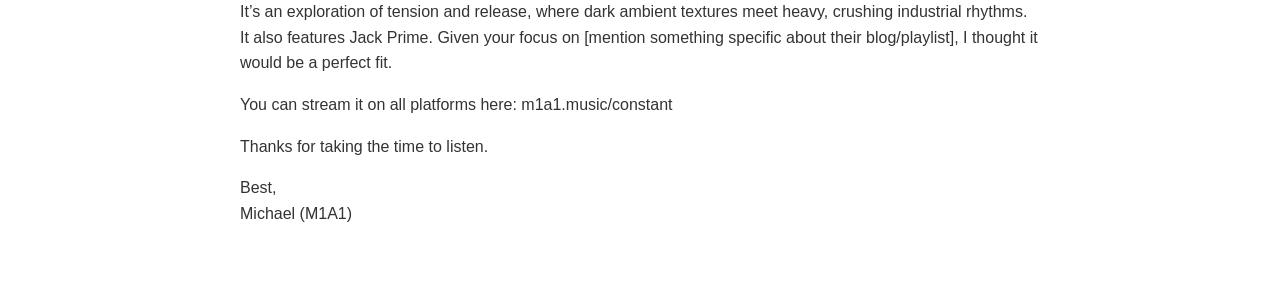
<file: constant/marketing/Constant_Marketing_Kit.html>
<!DOCTYPE html>
<html>
<head>
<meta charset="UTF-8">
<title>Constant - Release Marketing Kit</title>
<style>
    body {
        font-family: Arial, sans-serif;
        line-height: 1.6;
        color: #333;
        max-width: 800px;
        margin: 0 auto;
        padding: 40px;
    }
    h1 { color: #000; border-bottom: 2px solid #000; padding-bottom: 10px; }
    h2 { color: #444; margin-top: 30px; border-bottom: 1px solid #ccc; padding-bottom: 5px; }
    h3 { color: #666; }
    code { background: #f4f4f4; padding: 2px 5px; border-radius: 3px; font-family: monospace; }
    ul { margin-bottom: 20px; }
    p { margin-bottom: 15px; }
    .note { font-style: italic; color: #666; margin-bottom: 10px; }
</style>
</head>
<body>

<h1>CONSTANT - Release Marketing Kit</h1>
<p>Here is your complete marketing package. When release day comes, just copy and paste from this document.</p>

<h2>1. Platform Metadata &amp; Tags</h2>
<p class="note">Use this when uploading the audio files.</p>

<h3>DistroKid (Spotify / Apple Music)</h3>
<ul>
    <li><strong>Primary Artist:</strong> M1A1</li>
    <li><strong>Featured Artist:</strong> Jack Prime</li>
    <li><strong>Track Title:</strong> Constant (feat. Jack Prime)</li>
    <li><strong>Credits Section:</strong> Michael McMurray (Producer, Writer), Jack Prime (Featured Artist/Writer)</li>
</ul>

<h3>SoundCloud &amp; Bandcamp</h3>
<ul>
    <li><strong>Description Box:</strong> "An exploration of tension and release. Dark ambient textures meet crushing industrial rhythms. Featuring Jack Prime."</li>
    <li><strong>Tags to Copy/Paste:</strong> <code>Industrial</code>, <code>"Dark Ambient"</code>, <code>EBM</code>, <code>Darkwave</code>, <code>"Industrial Rhythm"</code>, <code>Detroit</code></li>
</ul>

<h2>2. Social Media Posts</h2>
<p class="note">Make sure to include a clip of the song, the cover art, or a visualizer video with these posts.</p>

<h3>Instagram</h3>
<p>Dark ambient textures meet crushing industrial rhythms. CONSTANT is out now.<br><br>
Huge shoutout to @[JackPrime_Handle] for featuring on this one.<br><br>
Hit the link in bio to stream everywhere or support directly on Bandcamp. ⚙️<br><br>
#M1A1 #IndustrialMusic #Darkwave #EBM #DetroitMusic #DarkAmbient</p>

<h3>X (Twitter)</h3>
<p>CONSTANT is out now. An exploration of tension and release featuring Jack Prime.<br><br>
Listen on Spotify, Apple Music, or support directly on Bandcamp here: m1a1.music/constant</p>

<h3>Facebook</h3>
<p>The newest release from M1A1 is officially live. 'Constant' brings dark ambient textures colliding with crushing industrial rhythms. Grateful to have Jack Prime featured on this track.<br><br>
Stream it everywhere or pick it up directly on Bandcamp here: m1a1.music/constant</p>

<h2>3. Mini Press Kit (Pitch Email)</h2>
<p class="note">Use this exact template if you are DMing or emailing local Detroit promoters, underground industrial blogs, or Spotify playlist curators.</p>

<p><strong>Subject:</strong> New Industrial/Ambient Track: M1A1 - Constant (feat. Jack Prime)</p>

<p>Hey [Name],</p>

<p>I'm Michael, a Detroit-based producer behind the industrial electronic project M1A1. I wanted to share my track "Constant" with you.</p>

<p>It’s an exploration of tension and release, where dark ambient textures meet heavy, crushing industrial rhythms. It also features Jack Prime. Given your focus on [mention something specific about their blog/playlist], I thought it would be a perfect fit.</p>

<p>You can stream it on all platforms here: m1a1.music/constant</p>

<p>Thanks for taking the time to listen.</p>

<p>Best,<br>
Michael (M1A1)</p>

</body>
</html>
</file>
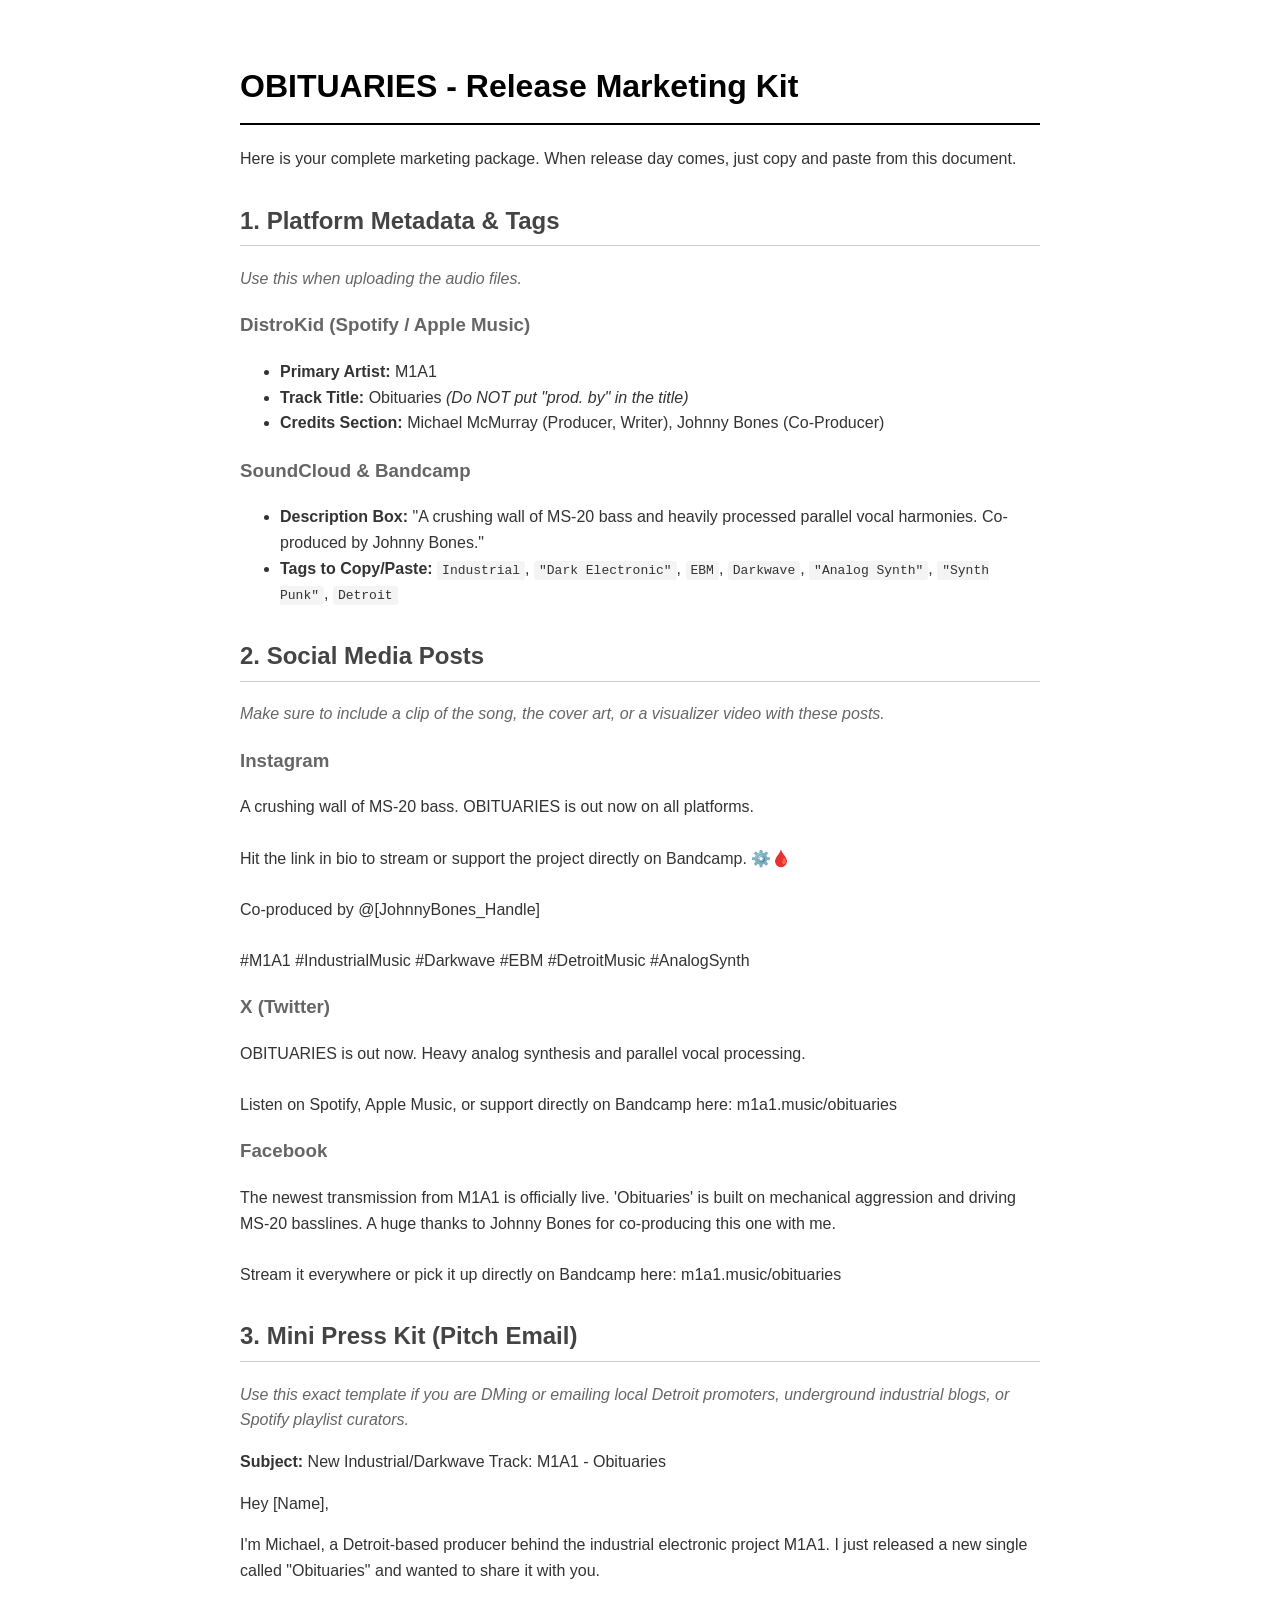
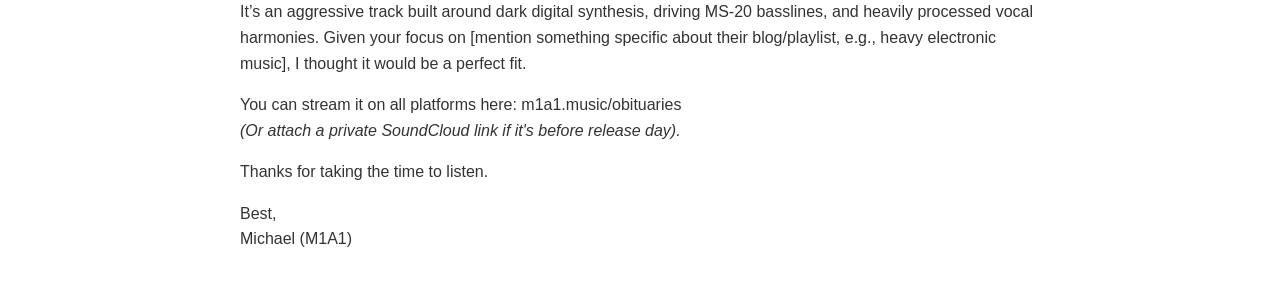
<file: obituaries/marketing/Obituaries_Marketing_Kit.html>
<!DOCTYPE html>
<html>
<head>
<meta charset="UTF-8">
<title>Obituaries - Release Marketing Kit</title>
<style>
    body {
        font-family: Arial, sans-serif;
        line-height: 1.6;
        color: #333;
        max-width: 800px;
        margin: 0 auto;
        padding: 40px;
    }
    h1 { color: #000; border-bottom: 2px solid #000; padding-bottom: 10px; }
    h2 { color: #444; margin-top: 30px; border-bottom: 1px solid #ccc; padding-bottom: 5px; }
    h3 { color: #666; }
    code { background: #f4f4f4; padding: 2px 5px; border-radius: 3px; font-family: monospace; }
    ul { margin-bottom: 20px; }
    p { margin-bottom: 15px; }
    .note { font-style: italic; color: #666; margin-bottom: 10px; }
</style>
</head>
<body>

<h1>OBITUARIES - Release Marketing Kit</h1>
<p>Here is your complete marketing package. When release day comes, just copy and paste from this document.</p>

<h2>1. Platform Metadata &amp; Tags</h2>
<p class="note">Use this when uploading the audio files.</p>

<h3>DistroKid (Spotify / Apple Music)</h3>
<ul>
    <li><strong>Primary Artist:</strong> M1A1</li>
    <li><strong>Track Title:</strong> Obituaries <em>(Do NOT put "prod. by" in the title)</em></li>
    <li><strong>Credits Section:</strong> Michael McMurray (Producer, Writer), Johnny Bones (Co-Producer)</li>
</ul>

<h3>SoundCloud &amp; Bandcamp</h3>
<ul>
    <li><strong>Description Box:</strong> "A crushing wall of MS-20 bass and heavily processed parallel vocal harmonies. Co-produced by Johnny Bones."</li>
    <li><strong>Tags to Copy/Paste:</strong> <code>Industrial</code>, <code>"Dark Electronic"</code>, <code>EBM</code>, <code>Darkwave</code>, <code>"Analog Synth"</code>, <code>"Synth Punk"</code>, <code>Detroit</code></li>
</ul>

<h2>2. Social Media Posts</h2>
<p class="note">Make sure to include a clip of the song, the cover art, or a visualizer video with these posts.</p>

<h3>Instagram</h3>
<p>A crushing wall of MS-20 bass. OBITUARIES is out now on all platforms.<br><br>
Hit the link in bio to stream or support the project directly on Bandcamp. ⚙️🩸<br><br>
Co-produced by @[JohnnyBones_Handle]<br><br>
#M1A1 #IndustrialMusic #Darkwave #EBM #DetroitMusic #AnalogSynth</p>

<h3>X (Twitter)</h3>
<p>OBITUARIES is out now. Heavy analog synthesis and parallel vocal processing.<br><br>
Listen on Spotify, Apple Music, or support directly on Bandcamp here: m1a1.music/obituaries</p>

<h3>Facebook</h3>
<p>The newest transmission from M1A1 is officially live. 'Obituaries' is built on mechanical aggression and driving MS-20 basslines. A huge thanks to Johnny Bones for co-producing this one with me.<br><br>
Stream it everywhere or pick it up directly on Bandcamp here: m1a1.music/obituaries</p>

<h2>3. Mini Press Kit (Pitch Email)</h2>
<p class="note">Use this exact template if you are DMing or emailing local Detroit promoters, underground industrial blogs, or Spotify playlist curators.</p>

<p><strong>Subject:</strong> New Industrial/Darkwave Track: M1A1 - Obituaries</p>

<p>Hey [Name],</p>

<p>I'm Michael, a Detroit-based producer behind the industrial electronic project M1A1. I just released a new single called "Obituaries" and wanted to share it with you.</p>

<p>It’s an aggressive track built around dark digital synthesis, driving MS-20 basslines, and heavily processed vocal harmonies. Given your focus on [mention something specific about their blog/playlist, e.g., heavy electronic music], I thought it would be a perfect fit.</p>

<p>You can stream it on all platforms here: m1a1.music/obituaries<br>
<em>(Or attach a private SoundCloud link if it's before release day).</em></p>

<p>Thanks for taking the time to listen.</p>

<p>Best,<br>
Michael (M1A1)</p>

</body>
</html>
</file>
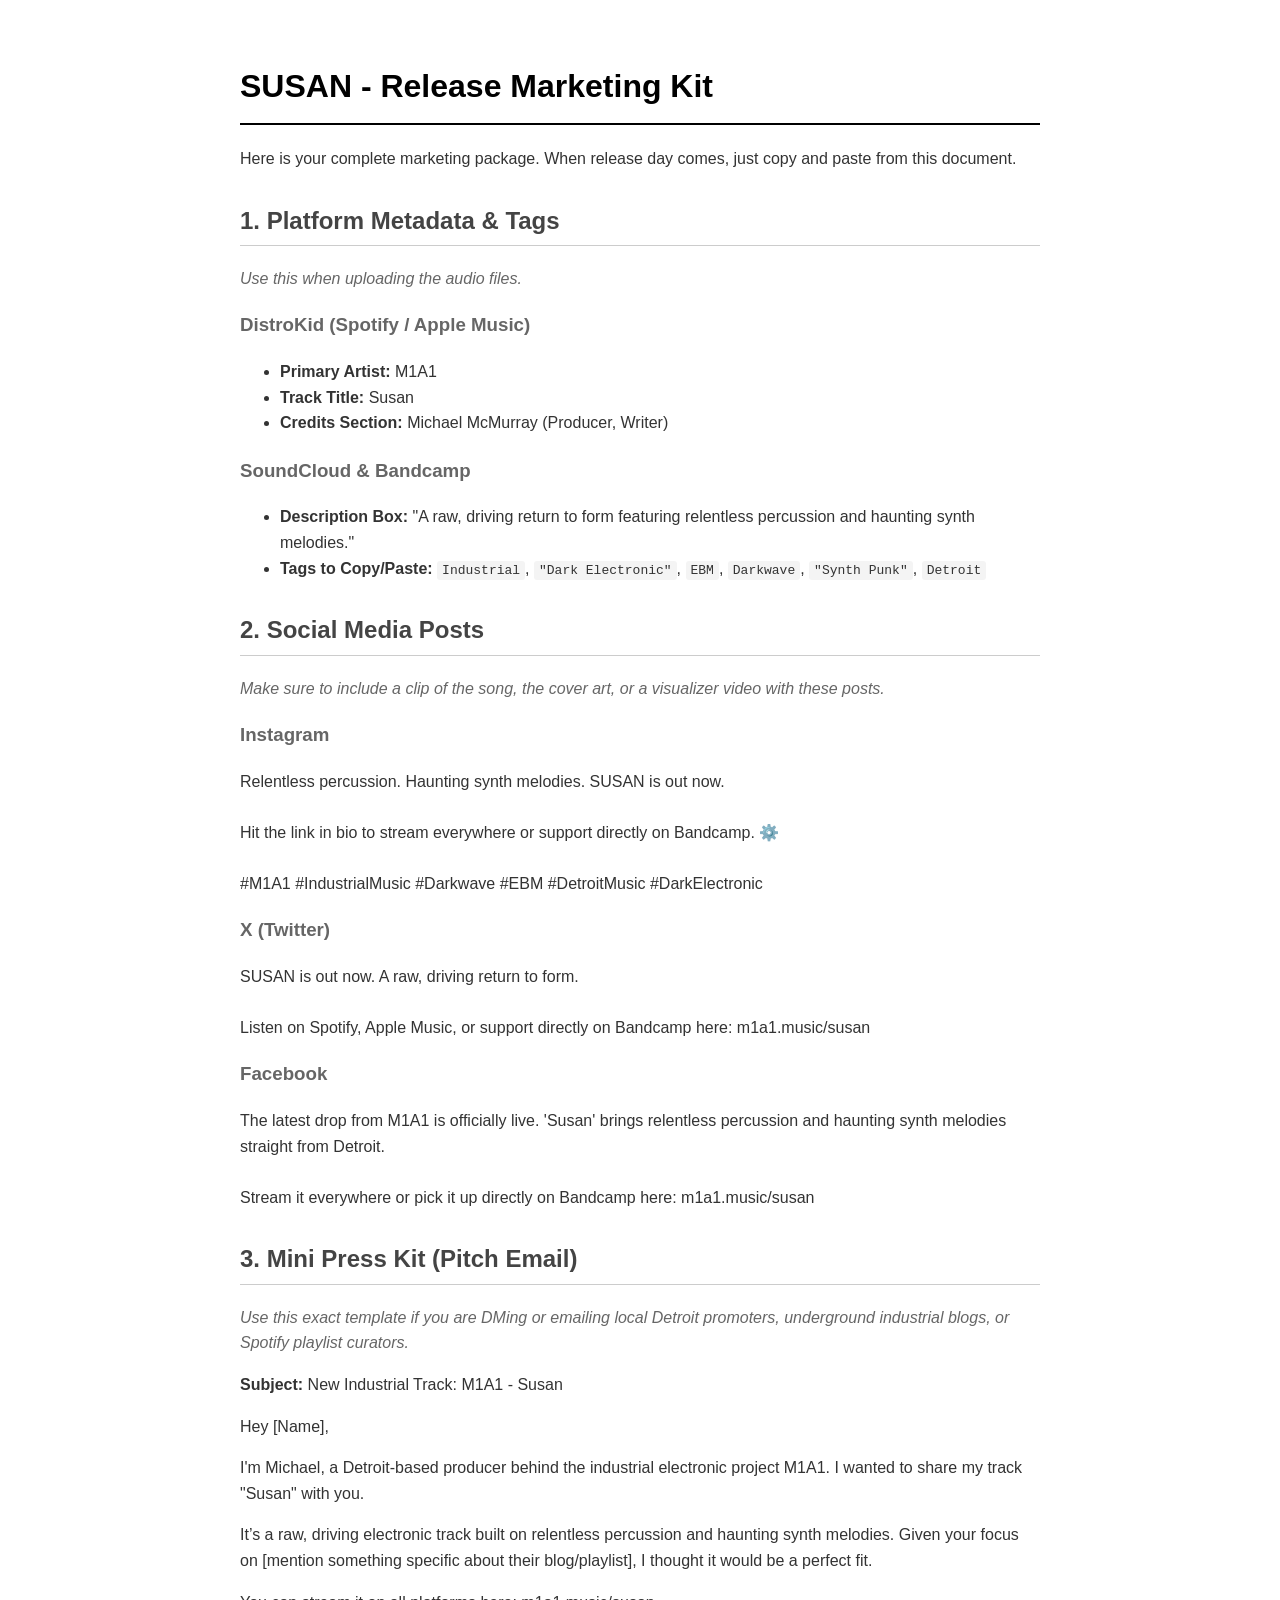
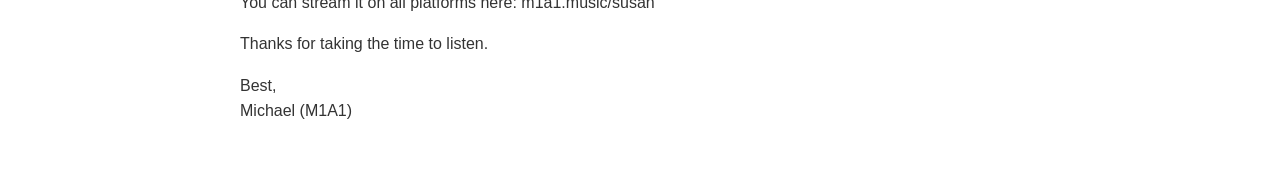
<file: susan/marketing/Susan_Marketing_Kit.html>
<!DOCTYPE html>
<html>
<head>
<meta charset="UTF-8">
<title>Susan - Release Marketing Kit</title>
<style>
    body {
        font-family: Arial, sans-serif;
        line-height: 1.6;
        color: #333;
        max-width: 800px;
        margin: 0 auto;
        padding: 40px;
    }
    h1 { color: #000; border-bottom: 2px solid #000; padding-bottom: 10px; }
    h2 { color: #444; margin-top: 30px; border-bottom: 1px solid #ccc; padding-bottom: 5px; }
    h3 { color: #666; }
    code { background: #f4f4f4; padding: 2px 5px; border-radius: 3px; font-family: monospace; }
    ul { margin-bottom: 20px; }
    p { margin-bottom: 15px; }
    .note { font-style: italic; color: #666; margin-bottom: 10px; }
</style>
</head>
<body>

<h1>SUSAN - Release Marketing Kit</h1>
<p>Here is your complete marketing package. When release day comes, just copy and paste from this document.</p>

<h2>1. Platform Metadata &amp; Tags</h2>
<p class="note">Use this when uploading the audio files.</p>

<h3>DistroKid (Spotify / Apple Music)</h3>
<ul>
    <li><strong>Primary Artist:</strong> M1A1</li>
    <li><strong>Track Title:</strong> Susan</li>
    <li><strong>Credits Section:</strong> Michael McMurray (Producer, Writer)</li>
</ul>

<h3>SoundCloud &amp; Bandcamp</h3>
<ul>
    <li><strong>Description Box:</strong> "A raw, driving return to form featuring relentless percussion and haunting synth melodies."</li>
    <li><strong>Tags to Copy/Paste:</strong> <code>Industrial</code>, <code>"Dark Electronic"</code>, <code>EBM</code>, <code>Darkwave</code>, <code>"Synth Punk"</code>, <code>Detroit</code></li>
</ul>

<h2>2. Social Media Posts</h2>
<p class="note">Make sure to include a clip of the song, the cover art, or a visualizer video with these posts.</p>

<h3>Instagram</h3>
<p>Relentless percussion. Haunting synth melodies. SUSAN is out now.<br><br>
Hit the link in bio to stream everywhere or support directly on Bandcamp. ⚙️<br><br>
#M1A1 #IndustrialMusic #Darkwave #EBM #DetroitMusic #DarkElectronic</p>

<h3>X (Twitter)</h3>
<p>SUSAN is out now. A raw, driving return to form.<br><br>
Listen on Spotify, Apple Music, or support directly on Bandcamp here: m1a1.music/susan</p>

<h3>Facebook</h3>
<p>The latest drop from M1A1 is officially live. 'Susan' brings relentless percussion and haunting synth melodies straight from Detroit.<br><br>
Stream it everywhere or pick it up directly on Bandcamp here: m1a1.music/susan</p>

<h2>3. Mini Press Kit (Pitch Email)</h2>
<p class="note">Use this exact template if you are DMing or emailing local Detroit promoters, underground industrial blogs, or Spotify playlist curators.</p>

<p><strong>Subject:</strong> New Industrial Track: M1A1 - Susan</p>

<p>Hey [Name],</p>

<p>I'm Michael, a Detroit-based producer behind the industrial electronic project M1A1. I wanted to share my track "Susan" with you.</p>

<p>It’s a raw, driving electronic track built on relentless percussion and haunting synth melodies. Given your focus on [mention something specific about their blog/playlist], I thought it would be a perfect fit.</p>

<p>You can stream it on all platforms here: m1a1.music/susan</p>

<p>Thanks for taking the time to listen.</p>

<p>Best,<br>
Michael (M1A1)</p>

</body>
</html>
</file>
<file: styles.css>
:root {
    --bg-color: #050505;
    --text-color: #e0e0e0;
    --accent-color: #39ff14; /* Toxic Green */
    --accent-secondary: #ff3300; /* Warning Orange */
    --glass-bg: rgba(20, 20, 20, 0.7);
    --glass-border: rgba(57, 255, 20, 0.2);
    --font-main: 'Inter', sans-serif;
    --font-mono: 'Share Tech Mono', monospace;
}

* {
    margin: 0;
    padding: 0;
    box-sizing: border-box;
}

html {
    scroll-behavior: smooth;
}

body {
    background-color: var(--bg-color);
    color: var(--text-color);
    font-family: var(--font-main);
    line-height: 1.6;
    overflow-x: hidden;
    position: relative;
    padding-bottom: 120px; /* Space for the fixed footer */
}

body::before {
    content: '';
    position: fixed;
    top: -20px;
    left: -20px;
    width: calc(100vw + 40px);
    height: calc(100vh + 40px);
    background-image: url('assets/bg.png');
    background-size: cover;
    background-position: center;
    z-index: -1;
    filter: blur(8px) brightness(0.6);
}

/* Static Noise Overlay */
#noise-overlay {
    position: fixed;
    top: 0;
    left: 0;
    width: 100vw;
    height: 100vh;
    pointer-events: none;
    z-index: 9999;
    opacity: 0.04;
    background-image: url('data:image/svg+xml;utf8,%3Csvg viewBox="0 0 200 200" xmlns="http://www.w3.org/2000/svg"%3E%3Cfilter id="noiseFilter"%3E%3CfeTurbulence type="fractalNoise" baseFrequency="0.65" numOctaves="3" stitchTiles="stitch"/%3E%3C/filter%3E%3Crect width="100%25" height="100%25" filter="url(%23noiseFilter)"/%3E%3C/svg%3E');
}

/* Typography */
h1, h2, h3, h4 {
    font-family: var(--font-mono);
    text-transform: uppercase;
    letter-spacing: 2px;
}

h2 {
    font-size: 2.5rem;
    margin-bottom: 2rem;
    color: var(--accent-color);
    border-bottom: 1px solid var(--glass-border);
    padding-bottom: 0.5rem;
}

a {
    color: var(--text-color);
    text-decoration: none;
    transition: color 0.3s ease;
}

a:hover {
    color: var(--accent-color);
}

/* Navigation */
nav {
    display: flex;
    justify-content: space-between;
    align-items: center;
    padding: 1.5rem 5%;
    background: rgba(5, 5, 5, 0.9);
    backdrop-filter: blur(10px);
    position: fixed;
    width: 100%;
    top: 0;
    z-index: 1000;
    border-bottom: 1px solid var(--glass-border);
}

.logo {
    font-family: var(--font-mono);
    font-size: 2rem;
    font-weight: 900;
    color: var(--text-color);
}

.nav-links {
    list-style: none;
    display: flex;
    gap: 2rem;
}

.nav-links li a {
    font-family: var(--font-mono);
    font-size: 1rem;
    letter-spacing: 1px;
}

.hamburger {
    display: none;
    cursor: pointer;
    flex-direction: column;
    gap: 5px;
}

.hamburger span {
    width: 25px;
    height: 3px;
    background-color: var(--text-color);
    transition: 0.3s;
}

/* Hero Section */
#hero {
    height: 100vh;
    display: flex;
    justify-content: center;
    align-items: center;
    text-align: center;
    padding: 0 20px;
}

.hero-content h1 {
    font-size: 12rem;
    margin-bottom: 0.5rem;
    text-shadow: 0 0 20px rgba(57, 255, 20, 0.3);
}

.subtitle {
    font-family: var(--font-mono);
    font-size: 2rem;
    letter-spacing: 8px;
    margin-bottom: 3.5rem;
    color: #888;
}

/* Glitch Effect */
.glitch {
    position: relative;
    display: inline-block;
}

.glitch::before,
.glitch::after {
    content: attr(data-text);
    position: absolute;
    top: 0;
    left: 0;
    width: 100%;
    height: 100%;
    background: transparent;
}

.glitch::before {
    left: 6px;
    text-shadow: -6px 0 var(--accent-secondary);
    clip: rect(44px, 9999px, 56px, 0);
    animation: glitch-anim 5s infinite linear alternate-reverse;
}

.glitch::after {
    left: -6px;
    text-shadow: 6px 0 var(--accent-color);
    clip: rect(44px, 9999px, 56px, 0);
    animation: glitch-anim2 5s infinite linear alternate-reverse;
}

@keyframes glitch-anim {
    0% { clip: rect(0, 0, 0, 0); }
    20% { clip: rect(20px, 9999px, 80px, 0); }
    40% { clip: rect(0, 0, 0, 0); }
    60% { clip: rect(150px, 9999px, 200px, 0); }
    80% { clip: rect(80px, 9999px, 280px, 0); }
    100% { clip: rect(0, 0, 0, 0); }
}

@keyframes glitch-anim2 {
    0% { clip: rect(0, 0, 0, 0); }
    20% { clip: rect(250px, 9999px, 280px, 0); }
    40% { clip: rect(100px, 9999px, 200px, 0); }
    60% { clip: rect(0, 0, 0, 0); }
    80% { clip: rect(30px, 9999px, 150px, 0); }
    100% { clip: rect(0, 0, 0, 0); }
}

/* Glass Panels (Main Sections) */
main {
    max-width: 1200px;
    margin: 0 auto;
    padding: 2rem;
}

.glass-panel {
    background: var(--glass-bg);
    backdrop-filter: blur(10px);
    -webkit-backdrop-filter: blur(10px);
    border: 1px solid var(--glass-border);
    border-radius: 4px;
    padding: 3rem;
    margin-bottom: 4rem;
    box-shadow: 0 4px 30px rgba(0, 0, 0, 0.5);
    transition: transform 0.3s ease, border-color 0.3s ease;
}

.glass-panel:hover {
    border-color: var(--accent-color);
}

.right-align {
    text-align: right;
}

.center-align {
    text-align: center;
}

/* Buttons */
.btn {
    display: inline-block;
    padding: 0.6rem 1.2rem;
    font-family: var(--font-mono);
    font-size: 0.85rem;
    text-transform: uppercase;
    font-weight: 700;
    letter-spacing: 1px;
    border-radius: 2px;
    transition: all 0.3s ease;
    cursor: pointer;
    margin-top: 1rem;
}

.primary-btn {
    background-color: transparent;
    color: var(--accent-color);
    border: 1px solid var(--accent-color);
    box-shadow: inset 0 0 0 0 var(--accent-color);
}

.primary-btn:hover {
    box-shadow: inset 0 -50px 0 0 var(--accent-color);
    color: var(--bg-color);
}

.cta-btn {
    background-color: transparent;
    color: var(--bg-color);
    border: 1px solid var(--accent-color);
    box-shadow: inset 0 -50px 0 0 var(--accent-color);
}

.cta-btn:hover {
    box-shadow: inset 0 0 0 0 var(--accent-color);
    color: var(--accent-color);
}

.secondary-btn {
    background-color: var(--glass-bg);
    color: var(--text-color);
    border: 1px solid #555;
}

.secondary-btn:hover {
    border-color: var(--text-color);
    background-color: rgba(255, 255, 255, 0.1);
}

.buy-btn {
    background-color: var(--accent-secondary);
    color: #fff;
    border: none;
    padding: 0.8rem 1.5rem;
}

.buy-btn:hover {
    background-color: #cc2900;
}

/* Releases Section */
.release-grid {
    display: grid;
    grid-template-columns: repeat(auto-fit, minmax(300px, 1fr));
    gap: 2rem;
}

.release-card {
    display: flex;
    flex-direction: column;
    background: rgba(0,0,0,0.4);
    padding: 2rem;
    border-left: 4px solid var(--accent-color);
    border-top: 1px solid var(--glass-border);
}

.cover-wrapper {
    position: relative;
    width: 100%;
    margin-bottom: 1.5rem;
}

.cover-art {
    width: 100%;
    aspect-ratio: 1 / 1;
    object-fit: cover;
    border: 1px solid #333;
    filter: grayscale(80%) contrast(120%);
    transition: filter 0.3s ease;
    display: block;
}

.mask-watermark::after {
    content: '';
    position: absolute;
    bottom: 2px;
    right: 2px;
    width: 65px;
    height: 25px;
    background-color: #050505;
    border-top-left-radius: 4px;
    border-top: 1px solid #333;
    border-left: 1px solid #333;
}

.release-card:hover .cover-art {
    filter: grayscale(0%) contrast(100%);
}

.release-info h3 {
    font-size: 2rem;
    margin-bottom: 0.2rem;
}

.format {
    font-family: var(--font-mono);
    color: var(--accent-secondary);
    font-size: 0.9rem;
    margin-bottom: 1.5rem;
}

.release-desc {
    margin-bottom: 2rem;
    color: #aaa;
}

.contributors {
    background: rgba(255, 255, 255, 0.03);
    padding: 1.5rem;
    border: 1px solid #222;
    margin-bottom: 1.5rem;
}

.contributors h4 {
    margin-bottom: 1rem;
    color: var(--accent-color);
    font-size: 1rem;
}

.contributors ul {
    list-style: none;
}

.contributors li {
    margin-bottom: 0.5rem;
    font-family: var(--font-mono);
    font-size: 0.9rem;
}

.role {
    color: #888;
    margin-right: 10px;
}

/* About Section */
.about-content {
    max-width: 800px;
    margin-left: auto;
}

.about-content p {
    margin-bottom: 1.5rem;
    font-size: 1.1rem;
    color: #bbb;
}



/* Contact Section */
#contact-form {
    display: flex;
    flex-direction: column;
    gap: 1.5rem;
    margin-top: 2rem;
    max-width: 600px;
}

.input-group {
    display: flex;
    flex-direction: column;
    gap: 0.5rem;
}

.input-group label {
    font-family: var(--font-mono);
    font-size: 0.9rem;
    color: var(--accent-color);
}

input, textarea {
    background: rgba(0,0,0,0.5);
    border: 1px solid #333;
    padding: 1rem;
    color: var(--text-color);
    font-family: var(--font-main);
}

input:focus, textarea:focus {
    outline: none;
    border-color: var(--accent-color);
}

/* Footer */
footer {
    text-align: center;
    padding: 1.5rem;
    font-family: var(--font-mono);
    color: #555;
    border-top: 1px solid var(--glass-border);
    background: rgba(5, 5, 5, 0.95);
    backdrop-filter: blur(10px);
    position: fixed;
    bottom: 0;
    left: 0;
    width: 100%;
    z-index: 1000;
}

.footer-links {
    display: flex;
    justify-content: center;
    flex-wrap: wrap;
    gap: 2rem;
    margin-bottom: 0.5rem;
}

.footer-link {
    color: var(--text-color);
    font-family: var(--font-mono);
    text-decoration: none;
    letter-spacing: 2px;
    transition: color 0.3s ease;
}

.footer-link:hover {
    color: var(--accent-color);
}

/* Responsive Design */
@media (max-width: 768px) {
    .nav-links {
        display: none;
        flex-direction: column;
        position: absolute;
        top: 100%;
        left: 0;
        width: 100%;
        background: rgba(5, 5, 5, 0.95);
        padding: 2rem;
        text-align: center;
    }

    .nav-links.active {
        display: flex;
    }

    .hamburger {
        display: flex;
    }

    .release-card {
        flex-direction: column;
    }

    .cover-art {
        width: 100%;
        height: auto;
    }

    .hero-content h1 {
        font-size: 4rem;
    }

    .footer-links {
        gap: 1rem;
    }
}
</file>
